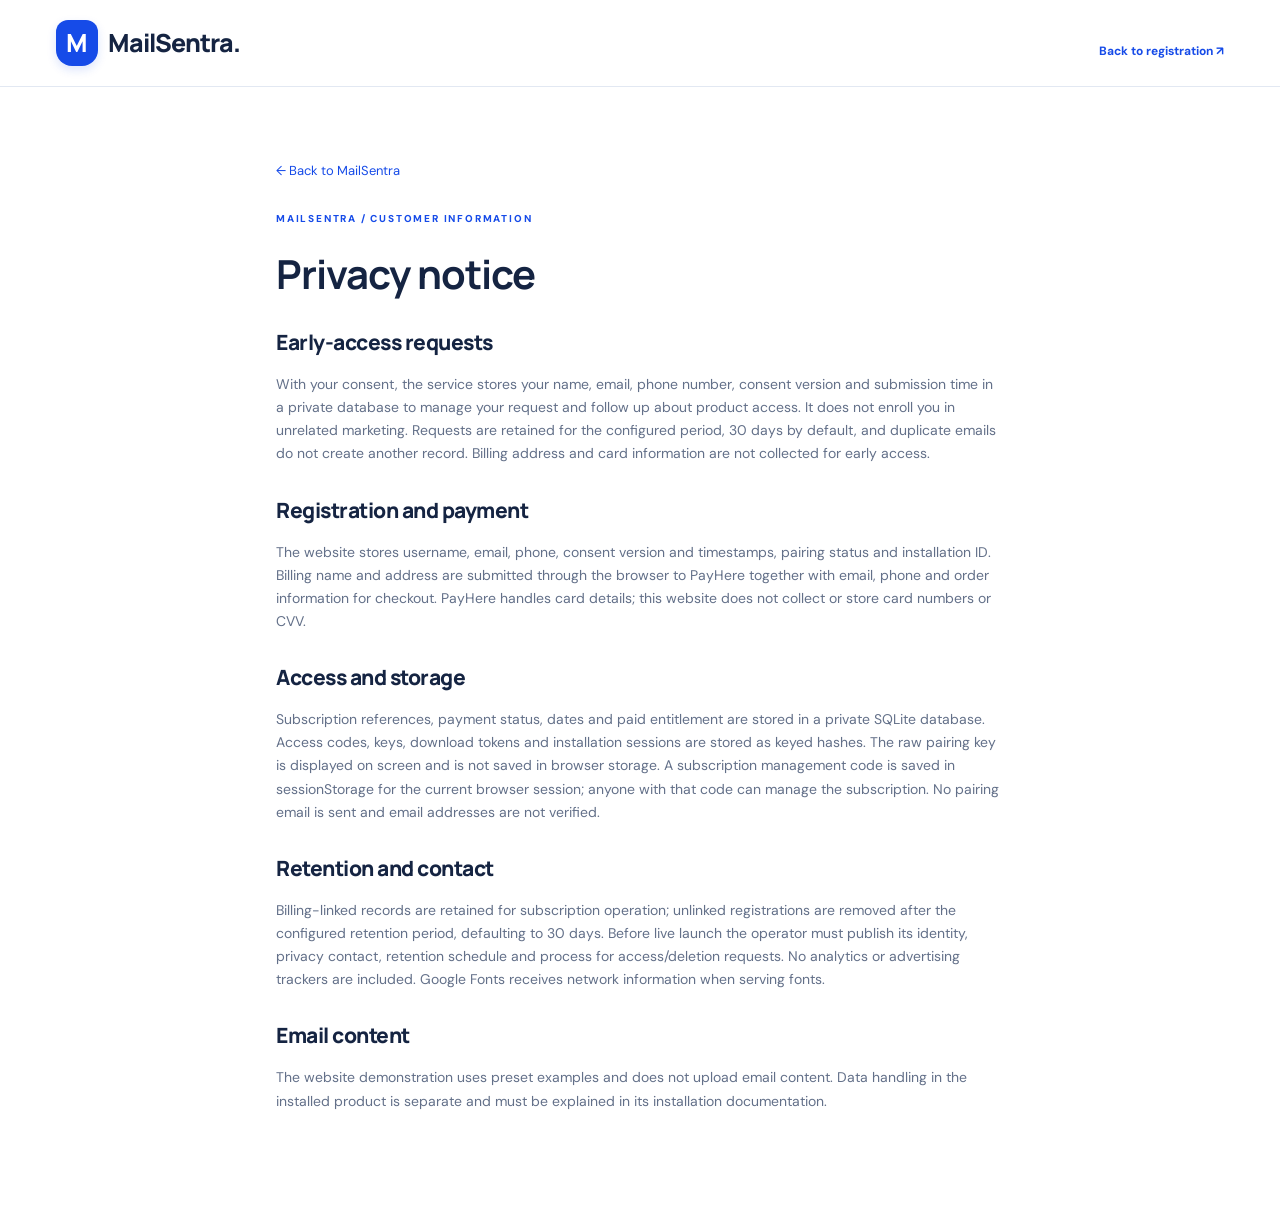
<file: privacy.html>
<!DOCTYPE html><html lang="en"><head><meta charset="utf-8"><meta name="viewport" content="width=device-width,initial-scale=1"><title>Privacy notice | MailSentra</title><link rel="icon" href="assets/icon32.png"><link rel="stylesheet" href="css/commercial.css"></head><body><header class="header"><div class="container header-inner"><a class="brand" href="index.html"><span class="brand-mark">M</span>MailSentra.</a><a class="text-link" href="index.html#get-started">Back to registration ↗</a></div></header><main class="container legal"><a class="back-link" href="index.html">← Back to MailSentra</a><div class="eyebrow">MAILSENTRA / CUSTOMER INFORMATION</div><h1>Privacy notice</h1><h2>Early-access requests</h2><p>With your consent, the service stores your name, email, phone number, consent version and submission time in a private database to manage your request and follow up about product access. It does not enroll you in unrelated marketing. Requests are retained for the configured period, 30 days by default, and duplicate emails do not create another record. Billing address and card information are not collected for early access.</p><h2>Registration and payment</h2><p>The website stores username, email, phone, consent version and timestamps, pairing status and installation ID. Billing name and address are submitted through the browser to PayHere together with email, phone and order information for checkout. PayHere handles card details; this website does not collect or store card numbers or CVV.</p><h2>Access and storage</h2><p>Subscription references, payment status, dates and paid entitlement are stored in a private SQLite database. Access codes, keys, download tokens and installation sessions are stored as keyed hashes. The raw pairing key is displayed on screen and is not saved in browser storage. A subscription management code is saved in sessionStorage for the current browser session; anyone with that code can manage the subscription. No pairing email is sent and email addresses are not verified.</p><h2>Retention and contact</h2><p>Billing-linked records are retained for subscription operation; unlinked registrations are removed after the configured retention period, defaulting to 30 days. Before live launch the operator must publish its identity, privacy contact, retention schedule and process for access/deletion requests. No analytics or advertising trackers are included. Google Fonts receives network information when serving fonts.</p><h2>Email content</h2><p>The website demonstration uses preset examples and does not upload email content. Data handling in the installed product is separate and must be explained in its installation documentation.</p></main></body></html>
</file>
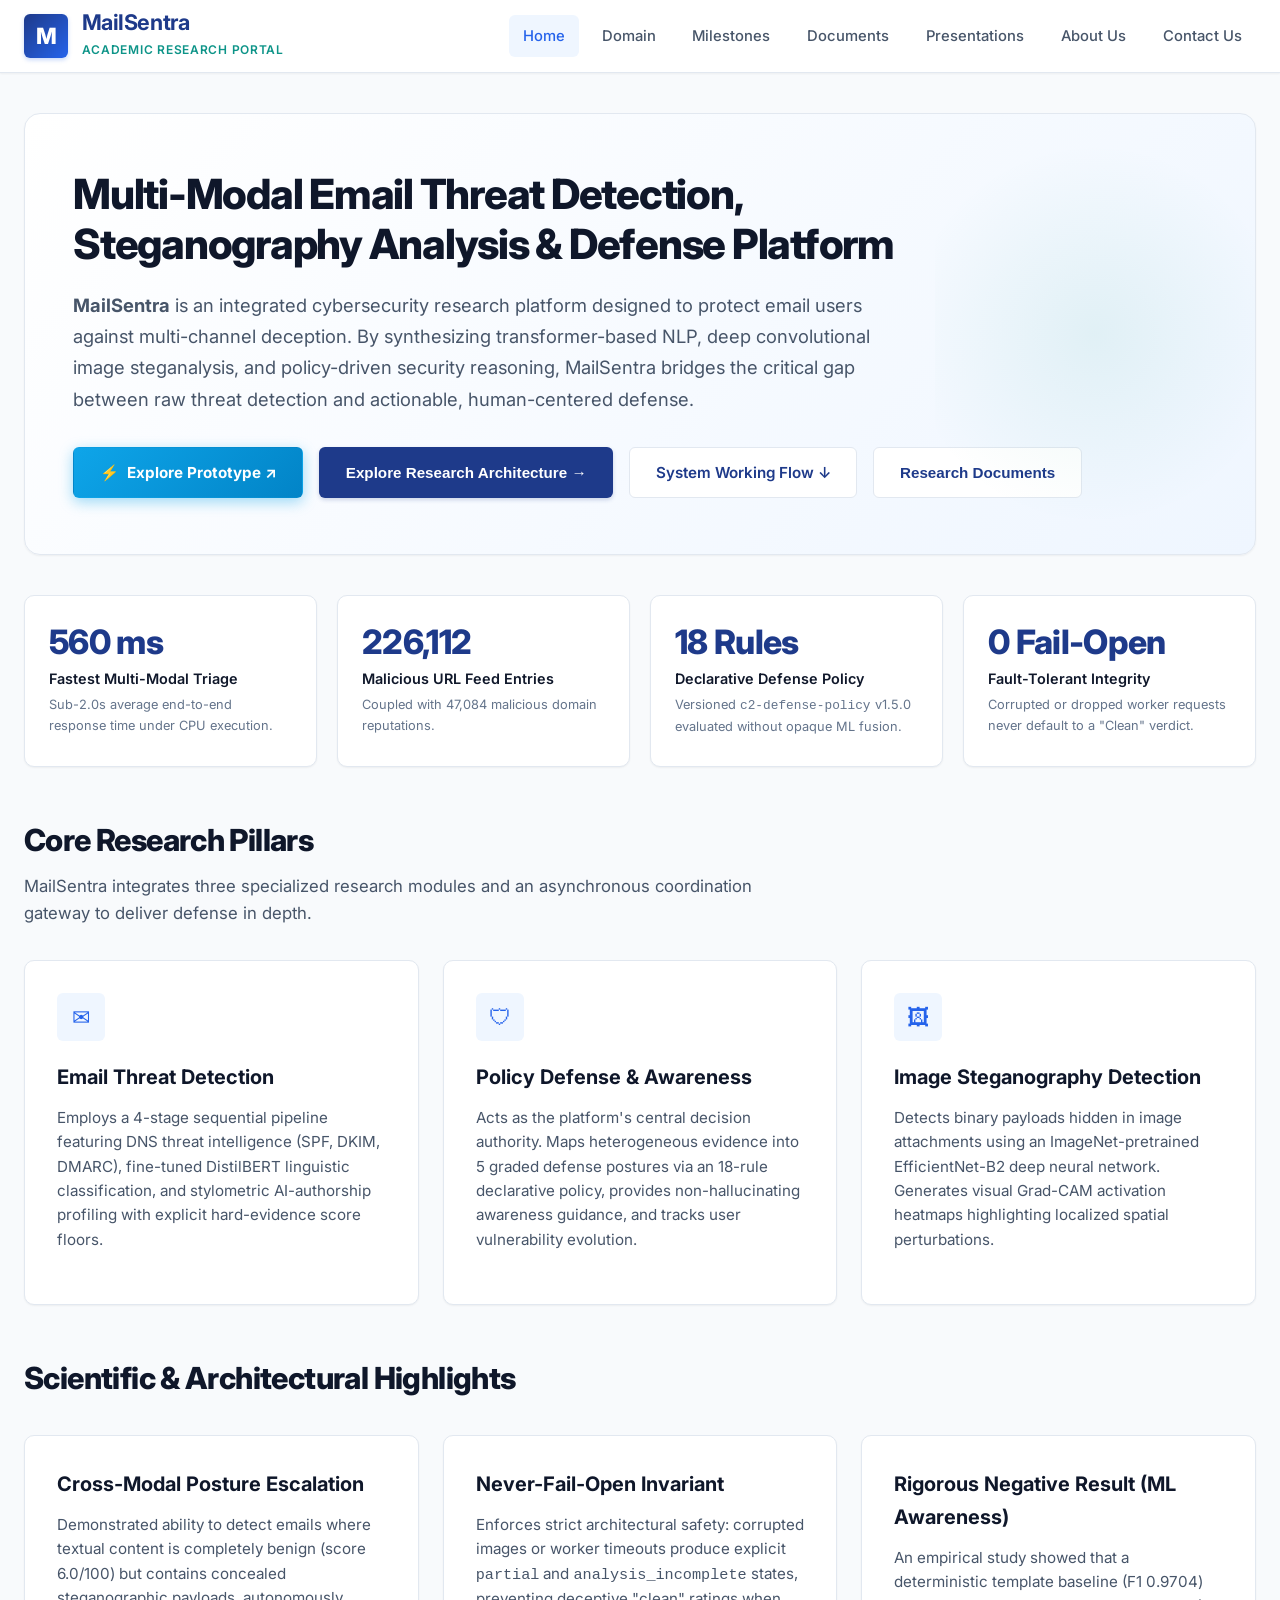
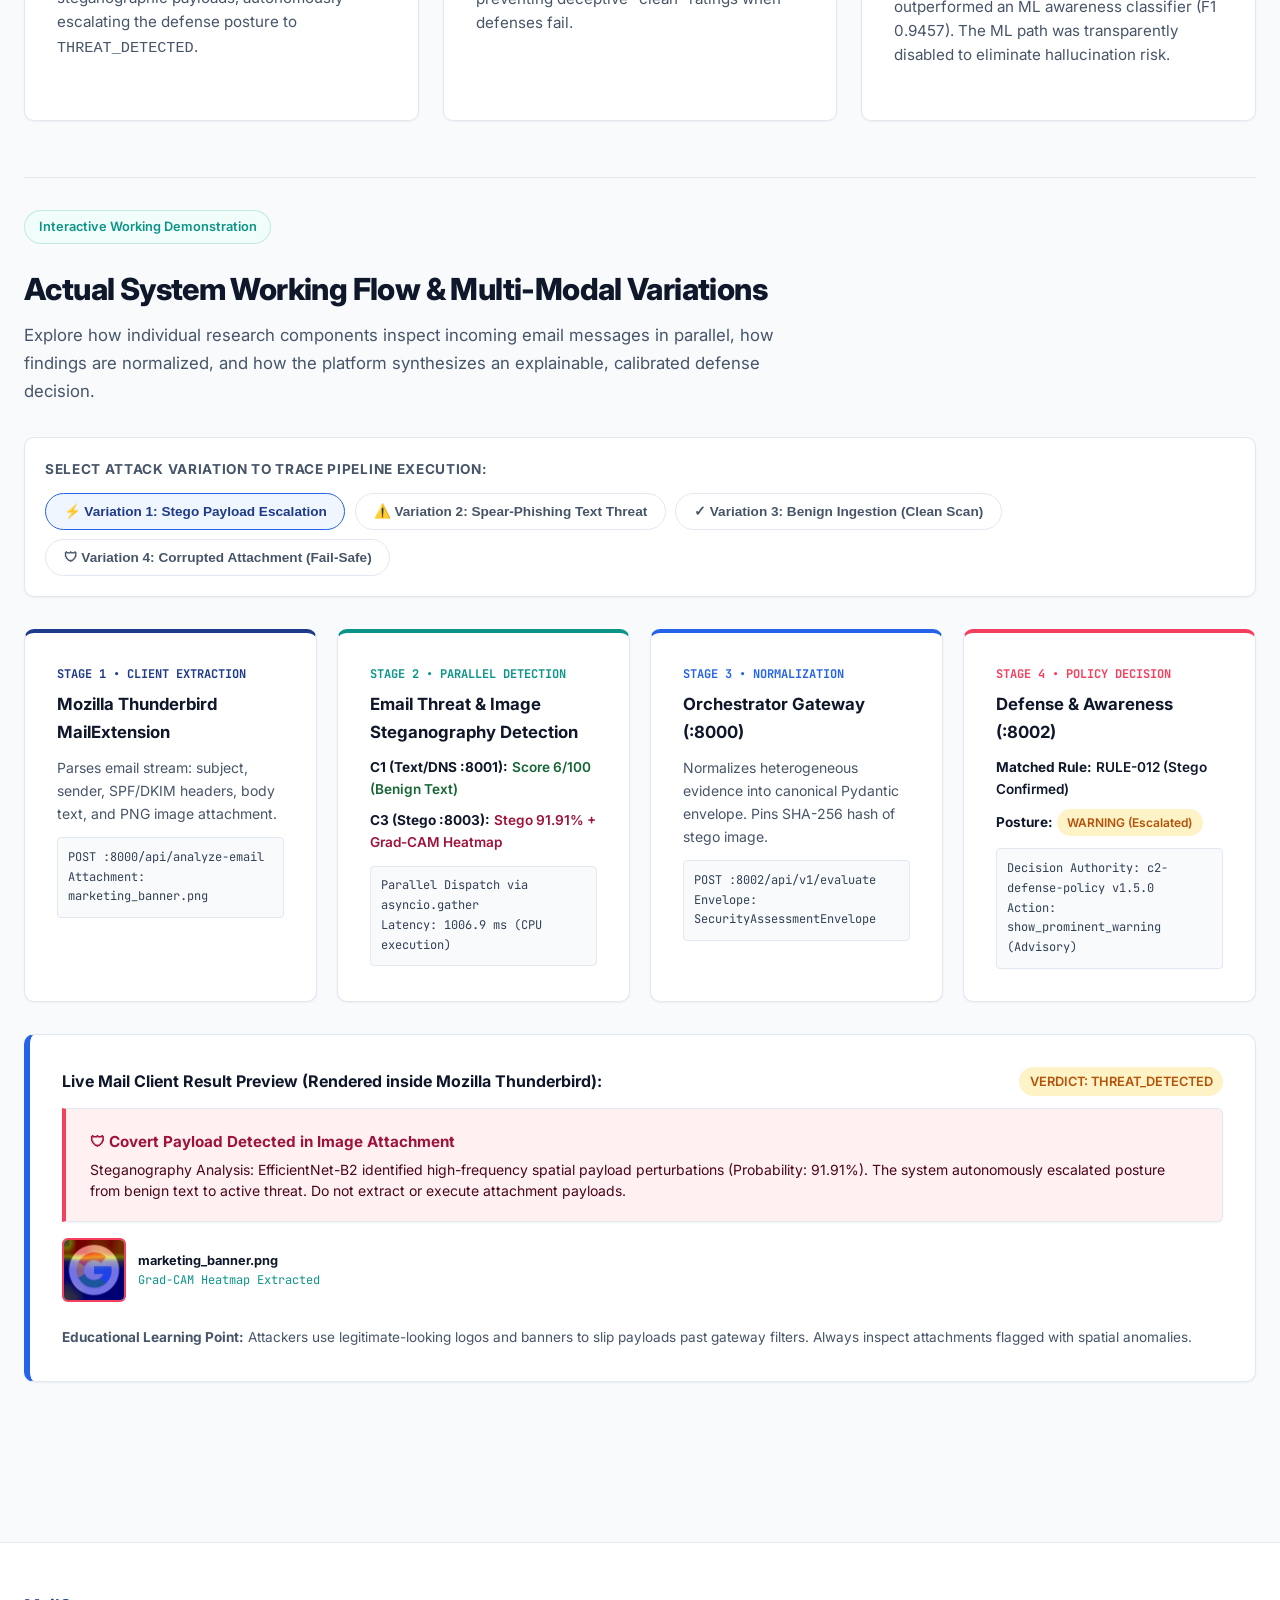
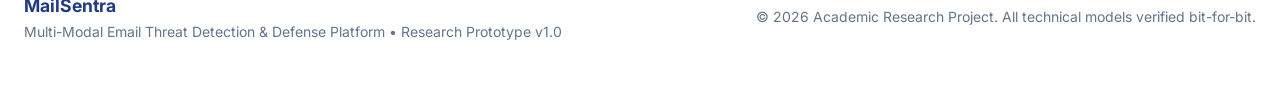
<file: research.html>
<!DOCTYPE html>
<html lang="en">
<head>
  <meta charset="UTF-8">
  <meta name="viewport" content="width=device-width, initial-scale=1.0">
  <title>MailSentra | Multi-Modal Email Threat Detection & Defense Platform</title>
  <meta name="description" content="Official academic research information portal for MailSentra — an integrated multi-modal email security platform combining NLP threat classification, image steganalysis, and policy-driven defense.">
  <link rel="preconnect" href="https://fonts.googleapis.com">
  <link rel="preconnect" href="https://fonts.gstatic.com" crossorigin>
  <link href="https://fonts.googleapis.com/css2?family=Inter:wght@400;500;600;700;800&family=JetBrains+Mono:wght@400;500;600&display=swap" rel="stylesheet">
  <link rel="stylesheet" href="css/styles.css">
  <link rel="icon" type="image/png" href="assets/icon32.png">
</head>
<body>

  <!-- Navigation Bar -->
  <header class="navbar">
    <div class="nav-container">
      <a href="#home" class="brand-wrapper" data-target="home">
        <div class="brand-logo">M</div>
        <div class="brand-text">
          <h1>MailSentra</h1>
          <span>Academic Research Portal</span>
        </div>
      </a>
      <nav>
        <ul class="nav-menu">
          <li><a href="#home" class="nav-link active" data-target="home">Home</a></li>
          <li><a href="#domain" class="nav-link" data-target="domain">Domain</a></li>
          <li><a href="#milestones" class="nav-link" data-target="milestones">Milestones</a></li>
          <li><a href="#documents" class="nav-link" data-target="documents">Documents</a></li>
          <li><a href="#presentations" class="nav-link" data-target="presentations">Presentations</a></li>
          <li><a href="#about" class="nav-link" data-target="about">About Us</a></li>
          <li><a href="#contact" class="nav-link" data-target="contact">Contact Us</a></li>
        </ul>
      </nav>
    </div>
  </header>

  <!-- Main Portal Content -->
  <main class="main-wrapper">

    <!-- ==================== SECTION 1: HOME ==================== -->
    <section id="home" class="section-panel active">
      <div class="hero-box">
        <h2 class="hero-title">Multi-Modal Email Threat Detection, Steganography Analysis & Defense Platform</h2>
        <p class="hero-lead">
          <strong>MailSentra</strong> is an integrated cybersecurity research platform designed to protect email users against multi-channel deception. By synthesizing transformer-based NLP, deep convolutional image steganalysis, and policy-driven security reasoning, MailSentra bridges the critical gap between raw threat detection and actionable, human-centered defense.
        </p>
        <div class="hero-actions">
          <a href="prototype/index.html" class="btn-primary" style="background: linear-gradient(135deg, #0ea5e9, #0284c7); text-decoration: none; display: inline-flex; align-items: center; gap: 0.5rem; font-weight: 700; box-shadow: 0 4px 14px rgba(14, 165, 233, 0.4);">
            <span>⚡</span> Explore Prototype ↗
          </a>
          <button class="btn-primary" data-switch-to="domain">Explore Research Architecture →</button>
          <a href="#system-flow-sample" class="btn-outline" style="text-decoration: none;">System Working Flow ↓</a>
          <button class="btn-outline" data-switch-to="documents">Research Documents</button>
        </div>
      </div>

      <!-- Key Metrics Row -->
      <div class="stats-grid">
        <div class="stat-card">
          <div class="stat-value">560 ms</div>
          <div class="stat-label">Fastest Multi-Modal Triage</div>
          <div class="stat-desc">Sub-2.0s average end-to-end response time under CPU execution.</div>
        </div>
        <div class="stat-card">
          <div class="stat-value">226,112</div>
          <div class="stat-label">Malicious URL Feed Entries</div>
          <div class="stat-desc">Coupled with 47,084 malicious domain reputations.</div>
        </div>
        <div class="stat-card">
          <div class="stat-value">18 Rules</div>
          <div class="stat-label">Declarative Defense Policy</div>
          <div class="stat-desc">Versioned <code>c2-defense-policy</code> v1.5.0 evaluated without opaque ML fusion.</div>
        </div>
        <div class="stat-card">
          <div class="stat-value">0 Fail-Open</div>
          <div class="stat-label">Fault-Tolerant Integrity</div>
          <div class="stat-desc">Corrupted or dropped worker requests never default to a "Clean" verdict.</div>
        </div>
      </div>

      <!-- Three Pillars Grid -->
      <div class="section-header">
        <h3 class="section-title">Core Research Pillars</h3>
        <p class="section-sub">MailSentra integrates three specialized research modules and an asynchronous coordination gateway to deliver defense in depth.</p>
      </div>

      <div class="card-grid">
        <div class="card">
          <div class="card-header-icon">✉</div>
          <h4 class="card-title">Email Threat Detection</h4>
          <p class="card-text">
            Employs a 4-stage sequential pipeline featuring DNS threat intelligence (SPF, DKIM, DMARC), fine-tuned DistilBERT linguistic classification, and stylometric AI-authorship profiling with explicit hard-evidence score floors.
          </p>
        </div>

        <div class="card">
          <div class="card-header-icon">🛡</div>
          <h4 class="card-title">Policy Defense & Awareness</h4>
          <p class="card-text">
            Acts as the platform's central decision authority. Maps heterogeneous evidence into 5 graded defense postures via an 18-rule declarative policy, provides non-hallucinating awareness guidance, and tracks user vulnerability evolution.
          </p>
        </div>

        <div class="card">
          <div class="card-header-icon">🖼</div>
          <h4 class="card-title">Image Steganography Detection</h4>
          <p class="card-text">
            Detects binary payloads hidden in image attachments using an ImageNet-pretrained EfficientNet-B2 deep neural network. Generates visual Grad-CAM activation heatmaps highlighting localized spatial perturbations.
          </p>
        </div>
      </div>

      <!-- Research Highlights -->
      <div class="section-header">
        <h3 class="section-title">Scientific & Architectural Highlights</h3>
      </div>
      <div class="card-grid">
        <div class="card">
          <h4 class="card-title">Cross-Modal Posture Escalation</h4>
          <p class="card-text">
            Demonstrated ability to detect emails where textual content is completely benign (score 6.0/100) but contains concealed steganographic payloads, autonomously escalating the defense posture to <code>THREAT_DETECTED</code>.
          </p>
        </div>
        <div class="card">
          <h4 class="card-title">Never-Fail-Open Invariant</h4>
          <p class="card-text">
            Enforces strict architectural safety: corrupted images or worker timeouts produce explicit <code>partial</code> and <code>analysis_incomplete</code> states, preventing deceptive "clean" ratings when defenses fail.
          </p>
        </div>
        <div class="card">
          <h4 class="card-title">Rigorous Negative Result (ML Awareness)</h4>
          <p class="card-text">
            An empirical study showed that a deterministic template baseline (F1 0.9704) outperformed an ML awareness classifier (F1 0.9457). The ML path was transparently disabled to eliminate hallucination risk.
          </p>
        </div>
      </div>

      <!-- System Working Sample & Flow with Variations -->
      <div id="system-flow-sample" style="margin-top: 3.5rem; padding-top: 2rem; border-top: 1px solid var(--border-light);">
        <div class="section-header">
          <div class="badge-tag">Interactive Working Demonstration</div>
          <h3 class="section-title">Actual System Working Flow & Multi-Modal Variations</h3>
          <p class="section-sub">
            Explore how individual research components inspect incoming email messages in parallel, how findings are normalized, and how the platform synthesizes an explainable, calibrated defense decision.
          </p>
        </div>

        <!-- Variation Selection Bar -->
        <div style="background: #fff; border: 1px solid var(--border-light); border-radius: var(--radius-md); padding: 1.25rem; margin-bottom: 2rem; box-shadow: var(--shadow-sm);">
          <div style="font-size: 0.85rem; font-weight: 700; color: var(--secondary); text-transform: uppercase; letter-spacing: 0.05em; margin-bottom: 0.75rem;">
            Select Attack Variation to Trace Pipeline Execution:
          </div>
          <div style="display: flex; gap: 0.6rem; flex-wrap: wrap;">
            <button class="flow-scenario-btn active" data-flow="var-stego" style="padding: 0.6rem 1.1rem; border-radius: 9999px; font-size: 0.85rem; font-weight: 600; cursor: pointer; border: 1px solid var(--primary-light); background: var(--primary-subtle); color: var(--primary);">
              ⚡ Variation 1: Stego Payload Escalation
            </button>
            <button class="flow-scenario-btn" data-flow="var-phish" style="padding: 0.6rem 1.1rem; border-radius: 9999px; font-size: 0.85rem; font-weight: 600; cursor: pointer; border: 1px solid var(--border-light); background: #fff; color: var(--secondary);">
              ⚠️ Variation 2: Spear-Phishing Text Threat
            </button>
            <button class="flow-scenario-btn" data-flow="var-clean" style="padding: 0.6rem 1.1rem; border-radius: 9999px; font-size: 0.85rem; font-weight: 600; cursor: pointer; border: 1px solid var(--border-light); background: #fff; color: var(--secondary);">
              ✓ Variation 3: Benign Ingestion (Clean Scan)
            </button>
            <button class="flow-scenario-btn" data-flow="var-corrupt" style="padding: 0.6rem 1.1rem; border-radius: 9999px; font-size: 0.85rem; font-weight: 600; cursor: pointer; border: 1px solid var(--border-light); background: #fff; color: var(--secondary);">
              🛡 Variation 4: Corrupted Attachment (Fail-Safe)
            </button>
          </div>
        </div>

        <!-- Interactive Animated Pipeline Flow Display -->
        <div style="display: grid; grid-template-columns: repeat(auto-fit, minmax(280px, 1fr)); gap: 1.25rem; margin-bottom: 2rem;">
          
          <!-- Step 1: Mail Client Extraction -->
          <div class="card" style="border-top: 4px solid var(--primary);">
            <div style="font-family: var(--font-mono); font-size: 0.75rem; color: var(--primary); font-weight: 700;">STAGE 1 • CLIENT EXTRACTION</div>
            <h4 style="font-size: 1.05rem; margin: 0.4rem 0 0.6rem;">Mozilla Thunderbird MailExtension</h4>
            <p style="font-size: 0.875rem; color: var(--secondary); margin-bottom: 0.75rem;" id="flowStep1Text">
              Parses email stream: subject, sender, SPF/DKIM headers, body text, and PNG image attachment.
            </p>
            <div style="background: #f8fafc; padding: 0.6rem; border-radius: 4px; font-family: var(--font-mono); font-size: 0.75rem; color: #334155; border: 1px solid #e2e8f0;">
              POST :8000/api/analyze-email<br>
              <span id="flowStep1Meta">Attachment: marketing_banner.png</span>
            </div>
          </div>

          <!-- Step 2: Parallel Inspection (C1 + C3) -->
          <div class="card" style="border-top: 4px solid var(--teal-accent);">
            <div style="font-family: var(--font-mono); font-size: 0.75rem; color: var(--teal-accent); font-weight: 700;">STAGE 2 • PARALLEL DETECTION</div>
            <h4 style="font-size: 1.05rem; margin: 0.4rem 0 0.6rem;">Email Threat &amp; Image Steganography Detection</h4>
            <div style="font-size: 0.85rem; margin-bottom: 0.5rem;">
              <strong>C1 (Text/DNS :8001):</strong> <span id="flowC1Output" style="color: #166534; font-weight: 600;">Score 6/100 (Benign Text)</span>
            </div>
            <div style="font-size: 0.85rem; margin-bottom: 0.75rem;">
              <strong>C3 (Stego :8003):</strong> <span id="flowC3Output" style="color: #9f1239; font-weight: 600;">Stego 91.91% + Grad-CAM Heatmap</span>
            </div>
            <div style="background: #f8fafc; padding: 0.6rem; border-radius: 4px; font-family: var(--font-mono); font-size: 0.75rem; color: #334155; border: 1px solid #e2e8f0;">
              Parallel Dispatch via asyncio.gather<br>
              Latency: <span id="flowLatency">1006.9 ms (CPU execution)</span>
            </div>
          </div>

          <!-- Step 3: Canonical Evidence Envelope -->
          <div class="card" style="border-top: 4px solid var(--primary-light);">
            <div style="font-family: var(--font-mono); font-size: 0.75rem; color: var(--primary-light); font-weight: 700;">STAGE 3 • NORMALIZATION</div>
            <h4 style="font-size: 1.05rem; margin: 0.4rem 0 0.6rem;">Orchestrator Gateway (:8000)</h4>
            <p style="font-size: 0.875rem; color: var(--secondary); margin-bottom: 0.75rem;" id="flowStep3Text">
              Normalizes heterogeneous evidence into canonical Pydantic envelope. Pins SHA-256 hash of stego image.
            </p>
            <div style="background: #f8fafc; padding: 0.6rem; border-radius: 4px; font-family: var(--font-mono); font-size: 0.75rem; color: #334155; border: 1px solid #e2e8f0;">
              POST :8002/api/v1/evaluate<br>
              <span id="flowStep3Envelope">Envelope: SecurityAssessmentEnvelope</span>
            </div>
          </div>

          <!-- Step 4: Decision & Defense Policy -->
          <div class="card" style="border-top: 4px solid #f43f5e;">
            <div style="font-family: var(--font-mono); font-size: 0.75rem; color: #f43f5e; font-weight: 700;">STAGE 4 • POLICY DECISION</div>
            <h4 style="font-size: 1.05rem; margin: 0.4rem 0 0.6rem;">Defense &amp; Awareness (:8002)</h4>
            <div style="font-size: 0.85rem; margin-bottom: 0.5rem;">
              <strong>Matched Rule:</strong> <span id="flowRule" style="font-weight: 600;">RULE-012 (Stego Confirmed)</span>
            </div>
            <div style="font-size: 0.85rem; margin-bottom: 0.75rem;">
              <strong>Posture:</strong> <span id="flowPosture" class="badge-status badge-amber">WARNING (Escalated)</span>
            </div>
            <div style="background: #f8fafc; padding: 0.6rem; border-radius: 4px; font-family: var(--font-mono); font-size: 0.75rem; color: #334155; border: 1px solid #e2e8f0;">
              Decision Authority: c2-defense-policy v1.5.0<br>
              Action: <span id="flowAction">show_prominent_warning (Advisory)</span>
            </div>
          </div>

        </div>

        <!-- Rendered In-Client Warning Banner Preview -->
        <div class="card" style="border-left: 6px solid var(--primary-light); background: #ffffff;">
          <div style="display: flex; justify-content: space-between; align-items: center; margin-bottom: 0.75rem; flex-wrap: gap;">
            <div style="font-weight: 700; font-size: 1rem; color: var(--text-main);">
              Live Mail Client Result Preview (Rendered inside Mozilla Thunderbird):
            </div>
            <div id="flowVerdictBadge" class="badge-status badge-amber" style="font-size: 0.8rem;">
              VERDICT: THREAT_DETECTED
            </div>
          </div>

          <div id="flowBannerBox" class="callout" style="margin: 0 0 1rem 0; border-left-color: #f43f5e; background-color: #fff1f2;">
            <div id="flowBannerHeadline" style="font-weight: 700; color: #9f1239; font-size: 0.95rem;">
              🛡 Covert Payload Detected in Image Attachment
            </div>
            <div id="flowBannerText" style="font-size: 0.875rem; color: #4c0519; margin-top: 0.35rem; line-height: 1.5;">
              Steganography Analysis: EfficientNet-B2 identified high-frequency spatial payload perturbations (Probability: 91.91%). The system autonomously escalated posture from benign text to active threat. Do not extract or execute attachment payloads.
            </div>
          </div>

          <div style="display: flex; gap: 1.5rem; align-items: center; flex-wrap: wrap;">
            <div id="flowImageContainer" style="display: flex; align-items: center; gap: 0.75rem;">
              <img id="flowBannerImg" src="assets/stego_image.png" alt="Inspected Attachment" style="width: 64px; height: 64px; border-radius: 6px; object-fit: cover; border: 2px solid #f43f5e;">
              <div style="font-size: 0.8rem;">
                <div style="font-weight: 700; color: var(--text-main);">marketing_banner.png</div>
                <div style="color: var(--teal-accent); font-family: var(--font-mono); font-size: 0.75rem;">Grad-CAM Heatmap Extracted</div>
              </div>
            </div>
            <div style="font-size: 0.85rem; color: var(--secondary);">
              <strong>Educational Learning Point:</strong> <span id="flowLearningPoint">Attackers use legitimate-looking logos and banners to slip payloads past gateway filters. Always inspect attachments flagged with spatial anomalies.</span>
            </div>
          </div>
        </div>

      </div>
    </section>

    <!-- ==================== SECTION 2: DOMAIN ==================== -->
    <section id="domain" class="section-panel">
      <div class="section-header">
        <div class="badge-tag">Academic Research Core</div>
        <h2 class="section-title">Domain Background, Methodology & Architecture</h2>
        <p class="section-sub">Comprehensive technical details on the cyber threat landscape, formal problem definition, system architecture, and empirical evaluation results.</p>
      </div>

      <!-- Domain Sub-navigation Tabs -->
      <div class="tab-nav">
        <button class="tab-btn active" data-tab="domain-background">1. Background & Problem</button>
        <button class="tab-btn" data-tab="domain-architecture">2. Architecture & Pipeline</button>
        <button class="tab-btn" data-tab="domain-components">3. Component Mapping</button>
        <button class="tab-btn" data-tab="domain-results">4. Experimental Results</button>
      </div>

      <!-- Tab 1: Background & Problem -->
      <div id="domain-background" class="tab-content active">
        <div class="card" style="margin-bottom: 2rem;">
          <h3 class="card-title" style="color: var(--primary);">The Modern Multi-Vector Email Threat Landscape</h3>
          <p class="card-text">
            Email remains the primary initial access vector for advanced persistent threats, business email compromise (BEC), and automated cyber manipulation. Modern adversaries no longer rely solely on simple typographical errors or suspicious attachments. Instead, attacks have evolved into <strong>multi-modal social engineering campaigns</strong>:
          </p>
          <ul style="margin-left: 1.5rem; margin-bottom: 1.5rem; color: var(--secondary);">
            <li><strong>Linguistic Manipulation & Synthetic Phrasing:</strong> Spear-phishing campaigns leverage urgency triggers, authority impersonation, and large language models (LLMs) to craft convincing, grammatically pristine text.</li>
            <li><strong>Sender Infrastructure Abuse:</strong> Attackers weaponize lookalike domain typography (typosquatting, IDN homographs) and exploit misconfigurations in domain authentication records (SPF, DKIM, and DMARC).</li>
            <li><strong>Steganographic Payload Delivery:</strong> Digital steganography embeds covert payloads inside arbitrary carrier images (PNG, JPEG, BMP), altering pixel values imperceptibly while preserving visual appearance. Conventional antivirus and secure email gateways cannot detect payloads hidden inside valid image structures.</li>
            <li><strong>The Explainability Deficit:</strong> Legacy security tools act as black boxes—they either silently quarantine messages or present generic warnings without explaining <em>why</em> an email is hazardous or how the recipient should respond.</li>
          </ul>

          <div class="callout">
            <div class="callout-title">Formal Overall Research Problem Statement</div>
            <p style="font-size: 0.95rem; color: var(--text-main); font-style: italic;">
              "Modern email-borne cyber attacks increasingly exploit distributed, multi-modal attack surfaces—combining social engineering text, domain impersonation, and concealed image steganography. Defenses in common practice evaluate these vectors in isolation and deliver opaque, binary verdicts without contextual explanations. Consequently, multi-channel attacks bypass perimeter filters, and recipient end users—lacking actionable reasoning—remain vulnerable to persistent manipulation."
            </p>
          </div>
        </div>

        <div class="section-header">
          <h3 class="section-title">Specific Research Objectives</h3>
        </div>
        <div class="card-grid">
          <div class="card">
            <h4 class="card-title">Obj 1: Multi-Stage Threat Detection</h4>
            <p class="card-text">Implement a sequential email threat detection pipeline combining DNS/reputation prefiltering, fine-tuned DistilBERT classification, and stylometric AI text profiling with hard score floors.</p>
          </div>
          <div class="card">
            <h4 class="card-title">Obj 2: Deep Steganalysis with Grad-CAM</h4>
            <p class="card-text">Develop an EfficientNet-B2 deep convolutional model for binary clean/stego classification, coupled with Gradient-weighted Class Activation Mapping (Grad-CAM) visual heatmaps.</p>
          </div>
          <div class="card">
            <h4 class="card-title">Obj 3: Declarative Policy Defense</h4>
            <p class="card-text">Construct an 18-rule declarative policy engine and severity arbitration layer that outputs calibrated five-level defense postures without unvalidated ML fusion.</p>
          </div>
          <div class="card">
            <h4 class="card-title">Obj 4: Grounded Awareness & Profiling</h4>
            <p class="card-text">Design an evidence-grounded awareness generation system and longitudinal vulnerability profiler tracking user security evolution across seven progression states.</p>
          </div>
          <div class="card">
            <h4 class="card-title">Obj 5: Asynchronous Gateway Coordination</h4>
            <p class="card-text">Architect a lightweight, asynchronous FastAPI gateway handling parallel worker dispatch, dependency isolation, and never-fail-open error handling.</p>
          </div>
          <div class="card">
            <h4 class="card-title">Obj 6: Native Client Delivery & Triage</h4>
            <p class="card-text">Deploy and validate a unified Mozilla Thunderbird MailExtension and SOC demonstration dashboard to evaluate end-to-end multi-modal triage across live attack scenarios.</p>
          </div>
        </div>
      </div>

      <!-- Tab 2: Architecture & Pipeline -->
      <div id="domain-architecture" class="tab-content">
        <div class="card" style="margin-bottom: 2rem;">
          <h3 class="card-title" style="color: var(--primary);">System Architecture & Multi-Service Topology</h3>
          <p class="card-text">
            MailSentra operates as a multi-service cluster on loopback (<code>127.0.0.1:8000–8003</code>). Because individual research components possess mutually exclusive library dependencies (e.g., conflicting PyTorch and scikit-learn pins), each service executes within its own isolated Python 3.11 virtual environment communicating strictly over HTTP.
          </p>

          <div class="code-block">
                                    [ Mozilla Thunderbird Client ]
                                                  │
                                                  │ HTTP POST /api/analyze-email
                                                  ▼
                                    [ Orchestrator Gateway (:8000) ]
                                      - Assigns unique request_id
                                      - Parallel Worker Dispatch (asyncio)
                                                  │
                         ┌────────────────────────┴────────────────────────┐
                         │ Text & Metadata                                 │ Image Attachments
                         ▼                                                 ▼
          [ Email Threat Engine (:8001) ]                   [ Image Steganography Engine (:8003) ]
          - Prefilter (SPF, DKIM, DNS Intel)                - 224x224 Tensor Scaling
          - DistilBERT Scam Classifier                      - EfficientNet-B2 Stego CNN
          - Stylometric AI Text Profiler                    - Grad-CAM Visual Heatmap
          - Hybrid Risk Scorer                              - Softmax Class Probabilities
                         │                                                 │
                         │ Threat Score (0-100)                            │ Stego Probability & Heatmap
                         └────────────────────────┬────────────────────────┘
                                                  ▼
                                    [ Canonical Envelope Builder ]
                                      - SecurityAssessmentEnvelope Schema
                                      - Evidence Normalization & Hashing
                                                  │
                                                  │ HTTP POST /api/v1/evaluate (Bearer Token)
                                                  ▼
                                    [ Defense Engine (:8002) ]
                                      - D3 Trigger Gate (Clean Check)
                                      - Four-Factor Evidence Assessment
                                      - C3 Direct Severity Arbitration
                                      - Declarative 18-Rule Policy Matching
                                      - Evidence-Grounded Awareness Text
                                      - Longitudinal Vulnerability Profiler
                                                  │
                                                  │ Unified Defense Response
                                                  ▼
                                    [ Client & Dashboard Delivery ]
                                      - Thunderbird In-Message Banner
                                      - Real-Time SOC Incident Feed
          </div>

          <div class="callout callout-teal">
            <div class="callout-title">The Never-Fail-Open Guarantee</div>
            <p style="font-size: 0.95rem; color: var(--text-main);">
              If the email threat or image steganography detection engine encounters a timeout, corrupt file, or worker exception, the platform strictly reports an explicit <code>partial</code> status with detailed error fields. An unanalyzed attachment <strong>never defaults to safe or clean</strong>.
            </p>
          </div>
        </div>
      </div>

      <!-- Tab 3: Component Mapping -->
      <div id="domain-components" class="tab-content">
        <div class="section-header">
          <h3 class="section-title">Component Responsibility & Integration Mapping</h3>
          <p class="section-sub">Detailed breakdown of the four functional units constituting the integrated MailSentra system.</p>
        </div>

        <div class="table-container">
          <table class="data-table">
            <thead>
              <tr>
                <th>Component</th>
                <th>Research Subproblem</th>
                <th>Core Method & Model</th>
                <th>Input Data</th>
                <th>Output Artifact</th>
                <th>Runtime & Port</th>
              </tr>
            </thead>
            <tbody>
              <tr>
                <td><strong>Email Threat Detection</strong></td>
                <td>Deceptive email text, sender infrastructure abuse, malicious links.</td>
                <td>DistilBERT Transformer + Prefilter (SPF/DKIM/DNS) + Stylometric AI Detector.</td>
                <td>Structured JSON / EML: Subject, body, headers, URLs, attachment metadata.</td>
                <td>Risk score (0–100), risk level, scam classification, stage breakdown.</td>
                <td>FastAPI • Port 8001 (<code>.venv-c1</code>)</td>
              </tr>
              <tr>
                <td><strong>Policy Defense &amp; Awareness</strong></td>
                <td>Policy-driven defense postures, severity arbitration, and user awareness.</td>
                <td>18-Rule Declarative Policy (<code>c2-defense-policy</code> v1.5.0) + Longitudinal Profiler.</td>
                <td>Strict <code>SecurityAssessmentEnvelope</code> with C1 and C3 evidence items.</td>
                <td>Calibrated defense posture, advisory action, awareness guidance, audit log.</td>
                <td>FastAPI • Port 8002 (<code>.venv-c2</code>)</td>
              </tr>
              <tr>
                <td><strong>Image Steganography Detection</strong></td>
                <td>Concealed digital payloads hidden inside image attachments.</td>
                <td>Transfer Learning with EfficientNet-B2 + Grad-CAM Visual Heatmaps.</td>
                <td>Multipart image streams (PNG, JPEG, BMP attachments).</td>
                <td>Prediction (Clean/Stego), class probabilities, Base64 Grad-CAM heatmap.</td>
                <td>Flask • Port 8003 (<code>.venv-c3</code>)</td>
              </tr>
              <tr>
                <td><strong>Orchestrator</strong></td>
                <td>System coordination, dependency isolation, and fail-safe delivery.</td>
                <td>Asynchronous parallel dispatch (<code>asyncio.gather</code>) + Canonical schemas.</td>
                <td>Client request from Thunderbird or direct RFC 822 EML upload.</td>
                <td>Aggregated <code>UnifiedAnalysisResponse</code> and live SOC dashboard feed.</td>
                <td>FastAPI • Port 8000 (<code>.venv-orchestrator</code>)</td>
              </tr>
            </tbody>
          </table>
        </div>
      </div>

      <!-- Tab 4: Experimental Results -->
      <div id="domain-results" class="tab-content">
        <div class="section-header">
          <h3 class="section-title">Empirical Results & Live Verification Benchmarks</h3>
          <p class="section-sub">Measured on Windows 11 x64 (CPU execution) during live system verification on October 10, 2026.</p>
        </div>

        <div class="table-container">
          <table class="data-table">
            <thead>
              <tr>
                <th>Scenario ID</th>
                <th>Evaluated Test Case</th>
                <th>Observed Verdict</th>
                <th>Calibrated Posture</th>
                <th>End-to-End Latency</th>
                <th>Key Empirical Finding</th>
              </tr>
            </thead>
            <tbody>
              <tr>
                <td><strong>Scenario 1</strong></td>
                <td>Benign text email</td>
                <td><code>BENIGN</code></td>
                <td><code>informational</code></td>
                <td>911.8 ms</td>
                <td>D3 Trigger Gate routes complete-and-clean to scan-tick (RULE-006).</td>
              </tr>
              <tr>
                <td><strong>Scenario 2</strong></td>
                <td>Phishing text email</td>
                <td><code>THREAT_DETECTED</code></td>
                <td><code>warning</code></td>
                <td>560.0 ms</td>
                <td>DistilBERT score 85.0 triggers prominent user warning banner (RULE-009).</td>
              </tr>
              <tr>
                <td><strong>Scenario 3</strong></td>
                <td>Benign text + Clean image</td>
                <td><code>BENIGN</code></td>
                <td><code>informational</code></td>
                <td>1018.4 ms</td>
                <td>Parallel dispatch completes with both modalities confirming clean status.</td>
              </tr>
              <tr>
                <td><strong>Scenario 4</strong></td>
                <td>Benign text + Stego image</td>
                <td><code>THREAT_DETECTED</code></td>
                <td><code>warning</code></td>
                <td>1006.9 ms</td>
                <td><strong>Cross-modal escalation:</strong> Low text score (6.0) escalated to threat purely on stego finding (prob: 0.9191).</td>
              </tr>
              <tr>
                <td><strong>Scenario 5</strong></td>
                <td>Phishing text + Stego image</td>
                <td><code>THREAT_DETECTED</code></td>
                <td><code>warning</code></td>
                <td>1808.9 ms</td>
                <td>Both modalities corroborate; severity arbitration selects higher threat band.</td>
              </tr>
              <tr>
                <td><strong>Scenario 7</strong></td>
                <td>Corrupted image attachment</td>
                <td><code>BENIGN</code> (Status: <code>partial</code>)</td>
                <td><code>informational</code></td>
                <td>1170.0 ms</td>
                <td><strong>Fail-safe verified:</strong> C3 reports error; attachment returns <code>is_stego: null</code>, never "clean".</td>
              </tr>
              <tr>
                <td><strong>Scenario 8</strong></td>
                <td>Raw RFC 822 EML upload</td>
                <td><code>THREAT_DETECTED</code></td>
                <td><code>warning</code></td>
                <td>1065.8 ms</td>
                <td>Native MIME parsing extracts text and images for full inspection.</td>
              </tr>
            </tbody>
          </table>
        </div>
      </div>
    </section>

    <!-- ==================== SECTION 3: MILESTONES ==================== -->
    <section id="milestones" class="section-panel">
      <div class="section-header">
        <div class="badge-tag">Academic Timeline & Progress Tracking</div>
        <h2 class="section-title">Academic Assessments & Engineering Roadmap</h2>
        <p class="section-sub">Tracking the project lifecycle from initial concept defense to final multi-service integration and viva defense.</p>
      </div>

      <div class="tab-nav">
        <button class="tab-btn active" data-tab="milestone-academic">Academic Assessments</button>
        <button class="tab-btn" data-tab="milestone-engineering">10-Phase Engineering Roadmap</button>
      </div>

      <div id="milestone-academic" class="tab-content active">
        <div class="card-grid">
          <div class="card">
            <span class="badge-status badge-green" style="margin-bottom: 1rem; width: fit-content;">Completed</span>
            <h4 class="card-title">1. Project Proposal (ACAD-M01)</h4>
            <p class="card-text">
              Formal defense of the multi-modal research concept, defining the scope boundaries of linguistic threat detection, image steganalysis, and policy-driven defense.
            </p>
          </div>

          <div class="card">
            <span class="badge-status badge-green" style="margin-bottom: 1rem; width: fit-content;">Completed</span>
            <h4 class="card-title">2. Progress Presentation 1 (ACAD-M02)</h4>
            <p class="card-text">
              Evaluation of baseline machine learning architectures: fine-tuning DistilBERT on phishing corpora and configuring transfer learning with EfficientNet-B2.
            </p>
          </div>

          <div class="card">
            <span class="badge-status badge-green" style="margin-bottom: 1rem; width: fit-content;">Completed</span>
            <h4 class="card-title">3. Progress Presentation 2 (ACAD-M03)</h4>
            <p class="card-text">
              Demonstration of standalone prototypes and independent Thunderbird extensions; identification of microservice dependency conflicts and initial integration planning.
            </p>
          </div>

          <div class="card">
            <span class="badge-status badge-blue" style="margin-bottom: 1rem; width: fit-content;">Completed / Verified</span>
            <h4 class="card-title">4. Final Assessment & Demo (ACAD-M04)</h4>
            <p class="card-text">
              Comprehensive live demonstration of the fully integrated multi-modal platform operating end-to-end within Mozilla Thunderbird and the live SOC dashboard.
            </p>
          </div>

          <div class="card">
            <span class="badge-status badge-amber" style="margin-bottom: 1rem; width: fit-content;">Prepared / Pending</span>
            <h4 class="card-title">5. Viva Voce / Oral Defense (ACAD-M05)</h4>
            <p class="card-text">
              Oral examination defending architectural choices, model weight preservation, fail-safe invariants, and empirical negative results in ML awareness selection.
            </p>
          </div>
        </div>
      </div>

      <div id="milestone-engineering" class="tab-content">
        <div class="table-container">
          <table class="data-table">
            <thead>
              <tr>
                <th>Phase</th>
                <th>Engineering Milestone</th>
                <th>Key Technical Objective</th>
                <th>Verification Evidence</th>
                <th>Status</th>
              </tr>
            </thead>
            <tbody>
              <tr>
                <td><strong>Phase 0</strong></td>
                <td>Workspace Safety & Baseline</td>
                <td>Create immutable backup; record SHA-256 for all 5 ML models.</td>
                <td><code>backup-baseline/BASELINE_MANIFEST.md</code></td>
                <td><span class="badge-status badge-green">Verified</span></td>
              </tr>
              <tr>
                <td><strong>Phase 1</strong></td>
                <td>Environment Isolation</td>
                <td>Resolve PyTorch/scikit-learn dependency conflicts with 4 venvs.</td>
                <td><code>ENVIRONMENT_BASELINE.md</code></td>
                <td><span class="badge-status badge-green">Verified</span></td>
              </tr>
              <tr>
                <td><strong>Phase 2</strong></td>
                <td>Configuration Normalization</td>
                <td>Eliminate machine-specific absolute paths; configure .env files.</td>
                <td><code>PHASE2_CONFIGURATION_CHANGES.md</code></td>
                <td><span class="badge-status badge-green">Verified</span></td>
              </tr>
              <tr>
                <td><strong>Phase 3</strong></td>
                <td>Port Reassignment</td>
                <td>Eliminate port collisions: Orchestrator 8000, C1 8001, C2 8002, C3 8003.</td>
                <td><code>PHASE3_PORT_AND_SERVICE_VALIDATION.md</code></td>
                <td><span class="badge-status badge-green">Verified</span></td>
              </tr>
              <tr>
                <td><strong>Phase 4</strong></td>
                <td>API Contract Capture</td>
                <td>Capture 14 canonical JSON payloads; build Pydantic schemas.</td>
                <td><code>LIVE_API_CONTRACTS.md</code></td>
                <td><span class="badge-status badge-green">Verified</span></td>
              </tr>
              <tr>
                <td><strong>Phase 5</strong></td>
                <td>Orchestrator Construction</td>
                <td>Build asynchronous FastAPI gateway with parallel dispatch.</td>
                <td><code>PHASE5_ORCHESTRATOR_INTEGRATION.md</code></td>
                <td><span class="badge-status badge-green">Verified</span></td>
              </tr>
              <tr>
                <td><strong>Phase 6</strong></td>
                <td>Multi-Modal Pipeline</td>
                <td>Connect parallel image fan-out and Grad-CAM extraction.</td>
                <td><code>orchestrator/app/main.py</code></td>
                <td><span class="badge-status badge-green">Verified</span></td>
              </tr>
              <tr>
                <td><strong>Phase 7</strong></td>
                <td>End-to-End Testing</td>
                <td>Validate 8 live test scenarios and automated SOC dashboard.</td>
                <td><code>PHASE7_DASHBOARD_DEMO.md</code></td>
                <td><span class="badge-status badge-green">Verified</span></td>
              </tr>
              <tr>
                <td><strong>Phase 8</strong></td>
                <td>Client Unification</td>
                <td>Deprecate legacy extensions; deploy unified Thunderbird WebExtension.</td>
                <td><code>PHASE6_THUNDERBIRD_INTEGRATION.md</code></td>
                <td><span class="badge-status badge-green">Verified</span></td>
              </tr>
              <tr>
                <td><strong>Phase 9</strong></td>
                <td>Security Hardening</td>
                <td>Upgrade policy engine; verify 167 phase checks.</td>
                <td><code>FINAL_INTEGRATION_VERIFICATION.md</code></td>
                <td><span class="badge-status badge-green">Verified</span></td>
              </tr>
            </tbody>
          </table>
        </div>
      </div>
    </section>

    <!-- ==================== SECTION 4: DOCUMENTS ==================== -->
    <section id="documents" class="section-panel">
      <div class="section-header">
        <div class="badge-tag">Academic Publications & Reports</div>
        <h2 class="section-title">Research Documentation Catalogue</h2>
        <p class="section-sub">Audited inventory of research reports, architectural specifications, and test documents produced across the project lifecycle.</p>
      </div>

      <div class="card-grid">
        <div class="card">
          <div class="card-header-icon">📑</div>
          <h4 class="card-title">Common Thesis Evidence Base</h4>
          <p class="card-text">
            Comprehensive 12-chapter evidence base compiling empirical test data, architectural topologies, and cross-component evaluation benchmarks.
          </p>
          <div class="tag-list">
            <span class="tech-tag">DOCX / ZIP</span>
            <span class="tech-tag">Final Stage</span>
            <span class="tech-tag">587 KB Archive</span>
          </div>
        </div>

        <div class="card">
          <div class="card-header-icon">📐</div>
          <h4 class="card-title">System Architecture Specification</h4>
          <p class="card-text">
            Concise technical reference specifying inter-service port mappings, model ownership boundaries, data trust envelopes, and fail-safe invariants.
          </p>
          <div class="tag-list">
            <span class="tech-tag">Markdown</span>
            <span class="tech-tag">docs/SYSTEM_ARCHITECTURE.md</span>
          </div>
        </div>

        <div class="card">
          <div class="card-header-icon">🧪</div>
          <h4 class="card-title">Integrated Testing & Evaluation Report</h4>
          <p class="card-text">
            Empirical validation records documenting 854 passing pytest runs, 167 phase regression checks, 15 security audit probes, and 8 live E2E scenarios.
          </p>
          <div class="tag-list">
            <span class="tech-tag">Markdown</span>
            <span class="tech-tag">common_thesis_evidence/06</span>
          </div>
        </div>

        <div class="card">
          <div class="card-header-icon">🔬</div>
          <h4 class="card-title">Machine Learning Research Report (C2)</h4>
          <p class="card-text">
            Empirical research study documenting the negative result where deterministic keyword templates (F1 0.9704) outperformed an ML awareness classifier (F1 0.9457).
          </p>
          <div class="tag-list">
            <span class="tech-tag">Markdown</span>
            <span class="tech-tag">Negative Finding</span>
          </div>
        </div>

        <div class="card">
          <div class="card-header-icon">🛡</div>
          <h4 class="card-title">Live API Contract Catalogue</h4>
          <p class="card-text">
            Comprehensive specification of canonical JSON request and response payloads, including <code>SecurityAssessmentEnvelope</code> and <code>UnifiedAnalysisResponse</code>.
          </p>
          <div class="tag-list">
            <span class="tech-tag">Markdown</span>
            <span class="tech-tag">LIVE_API_CONTRACTS.md</span>
          </div>
        </div>

        <div class="card">
          <div class="card-header-icon">🎓</div>
          <h4 class="card-title">Viva Voce Technical Cheat Sheet</h4>
          <p class="card-text">
            Academic defense reference addressing examiner questions on dependency isolation, Grad-CAM visual heatmaps, and never-fail-open error handling.
          </p>
          <div class="tag-list">
            <span class="tech-tag">Markdown</span>
            <span class="tech-tag">VIVA_CHEAT_SHEET.md</span>
          </div>
        </div>
      </div>
    </section>

    <!-- ==================== SECTION 5: PRESENTATIONS ==================== -->
    <section id="presentations" class="section-panel">
      <div class="section-header">
        <div class="badge-tag">Presentations & Live Demos</div>
        <h2 class="section-title">Academic Presentations & Demonstration Scenarios</h2>
        <p class="section-sub">Formal slide decks, demonstration walkthroughs, and live attack scenarios prepared for academic evaluation.</p>
      </div>

      <div class="card-grid" style="margin-bottom: 3rem;">
        <div class="card">
          <h4 class="card-title">Milestone 1: Project Proposal Deck</h4>
          <p class="card-text">Presentation covering the multi-modal problem formulation, related work, and technical division of component responsibilities.</p>
          <div class="tag-list"><span class="tech-tag">Proposal Stage</span><span class="tech-tag">Status: Pending Upload</span></div>
        </div>

        <div class="card">
          <h4 class="card-title">Milestone 2: Progress Presentation 1 (PP1)</h4>
          <p class="card-text">Slides detailing DistilBERT fine-tuning, dataset curation, EfficientNet-B2 transfer learning, and initial API contract designs.</p>
          <div class="tag-list"><span class="tech-tag">Mid-Term 1</span><span class="tech-tag">Status: Pending Upload</span></div>
        </div>

        <div class="card">
          <h4 class="card-title">Milestone 3: Progress Presentation 2 (PP2)</h4>
          <p class="card-text">Slides demonstrating standalone prototypes, independent Thunderbird add-ons, and integration roadmap.</p>
          <div class="tag-list"><span class="tech-tag">Mid-Term 2</span><span class="tech-tag">Status: Pending Upload</span></div>
        </div>

        <div class="card">
          <h4 class="card-title">Final Assessment & Viva Defense Deck</h4>
          <p class="card-text">Comprehensive slide deck walking examiners through end-to-end multi-modal triage, Grad-CAM visualization, and empirical benchmarks.</p>
          <div class="tag-list"><span class="tech-tag">Final Defense</span><span class="tech-tag">Status: Prepared</span></div>
        </div>
      </div>

      <div class="section-header">
        <h3 class="section-title">Executable Live Demonstration Scenarios</h3>
        <p class="section-sub">The platform includes 6 built-in demonstration fixtures runnable directly from the SOC dashboard or via automated test scripts.</p>
      </div>

      <div class="card-grid">
        <div class="card">
          <h4 class="card-title">Demo 1: Benign Email Baseline</h4>
          <p class="card-text">Submits legitimate business email. Verifies clean text triage (score 2.0) and informational advice banner.</p>
        </div>
        <div class="card">
          <h4 class="card-title">Demo 2: Spear-Phishing Attack</h4>
          <p class="card-text">Submits credential harvesting text. Verifies DistilBERT classification (score 85.0) and prominent warning display.</p>
        </div>
        <div class="card">
          <h4 class="card-title">Demo 3: Clean Image Attachment</h4>
          <p class="card-text">Submits benign email with standard photo. Verifies parallel text and visual inspection confirming clean status.</p>
        </div>
        <div class="card">
          <h4 class="card-title">Demo 4: Covert Steganography Escalation</h4>
          <p class="card-text">Submits benign text email hiding stego image payload. Verifies autonomous escalation to <code>THREAT_DETECTED</code> with Grad-CAM heatmap.</p>
        </div>
        <div class="card">
          <h4 class="card-title">Demo 5: Composite Multi-Modal Threat</h4>
          <p class="card-text">Simultaneous phishing text and steganographic payload. Verifies multi-factor severity arbitration.</p>
        </div>
        <div class="card">
          <h4 class="card-title">Demo 6: Corrupted Attachment Resiliency</h4>
          <p class="card-text">Fault injection with unreadable image. Verifies explicit <code>partial</code> status, proving the system never fails open.</p>
        </div>
      </div>
    </section>

    <!-- ==================== SECTION 6: ABOUT US ==================== -->
    <section id="about" class="section-panel">
      <div class="section-header">
        <div class="badge-tag">Research Team & Governance</div>
        <h2 class="section-title">Research Team, Supervision & Roles</h2>
        <p class="section-sub">The researchers, software architects, and academic supervisors behind the MailSentra platform.</p>
      </div>

      <div class="team-grid">
        <div class="team-card">
          <div class="team-avatar">C1</div>
          <h4 class="team-name">Lead Researcher — C1</h4>
          <div class="team-role">Email Threat Detection Engine</div>
          <p class="team-bio">
            Specialized in NLP-based social engineering detection, DNS authentication verification (SPF/DKIM/DMARC), and stylometric AI-authorship profiling. Fine-tuned the DistilBERT transformer model.
          </p>
        </div>

        <div class="team-card">
          <div class="team-avatar">C2</div>
          <h4 class="team-name">Lead Researcher — C2</h4>
          <div class="team-role">Defense Policy & Awareness Layer</div>
          <p class="team-bio">
            Specialized in declarative security policy design, severity arbitration across incommensurable detector outputs, deterministic awareness generation, and user vulnerability profiling.
          </p>
        </div>

        <div class="team-card">
          <div class="team-avatar">C3</div>
          <h4 class="team-name">Lead Researcher — C3</h4>
          <div class="team-role">Image Steganography Detection</div>
          <p class="team-bio">
            Specialized in deep convolutional steganalysis and visual feature attribution. Configured transfer learning on EfficientNet-B2 and integrated Gradient-weighted Class Activation Mapping (Grad-CAM).
          </p>
        </div>

        <div class="team-card">
          <div class="team-avatar">IA</div>
          <h4 class="team-name">Systems Architect</h4>
          <div class="team-role">Integration Gateway & Client</div>
          <p class="team-bio">
            Specialized in multi-environment dependency isolation, asynchronous FastAPI gateway orchestration, canonical Pydantic schemas, unified Mozilla Thunderbird extension, and SOC dashboard.
          </p>
        </div>
      </div>

      <div class="card" style="margin-top: 2rem;">
        <h3 class="card-title" style="color: var(--primary);">Academic Supervision & Governance</h3>
        <p class="card-text">
          The research project was conducted under the academic guidance of departmental supervisors, focusing on methodology validation, multi-modal integration frameworks, and academic evaluation standards.
        </p>
        <div class="callout callout-teal" style="margin-top: 1rem;">
          <div class="callout-title">Institutional Clearance Notice</div>
          <p style="font-size: 0.9rem; color: var(--text-main);">
            In compliance with academic privacy and examination protocols, personal student identification numbers and supervisor names are held as cleared functional profiles pending public registry clearance.
          </p>
        </div>
      </div>
    </section>

    <!-- ==================== SECTION 7: CONTACT US ==================== -->
    <section id="contact" class="section-panel">
      <div class="section-header">
        <div class="badge-tag">Academic Inquiries</div>
        <h2 class="section-title">Contact & Research Inquiries</h2>
        <p class="section-sub">Communication channels for examiners, peer researchers, academic institutions, and industry evaluators.</p>
      </div>

      <div class="form-box">
        <form id="academicInquiryForm">
          <div class="form-group">
            <label class="form-label" for="inquiryName">Full Name & Title</label>
            <input type="text" id="inquiryName" class="form-control" placeholder="e.g., Dr. Jane Smith / Examiner" required>
          </div>

          <div class="form-group">
            <label class="form-label" for="inquiryEmail">Institutional / Academic Email</label>
            <input type="email" id="inquiryEmail" class="form-control" placeholder="e.g., j.smith@university.edu" required>
          </div>

          <div class="form-group">
            <label class="form-label" for="inquiryType">Inquiry Category</label>
            <select id="inquiryType" class="form-control">
              <option value="examination">Academic Examination & Demonstration Query</option>
              <option value="research">Research Collaboration & Dataset Access</option>
              <option value="technical">Technical Architecture & Replication</option>
              <option value="general">General Academic Inquiry</option>
            </select>
          </div>

          <div class="form-group">
            <label class="form-label" for="inquiryMessage">Message Content</label>
            <textarea id="inquiryMessage" class="form-control" rows="5" placeholder="Specify your inquiry regarding the MailSentra platform, test scenarios, or research publications..." required></textarea>
          </div>

          <button type="submit" class="btn-primary" style="width: 100%; justify-content: center;">Submit Academic Inquiry →</button>
        </form>

        <div id="formFeedback"></div>
      </div>
    </section>

  </main>

  <!-- Portal Footer -->
  <footer class="footer">
    <div class="footer-content">
      <div>
        <strong style="color: var(--primary); font-size: 1.1rem;">MailSentra</strong>
        <p class="footer-text">Multi-Modal Email Threat Detection & Defense Platform • Research Prototype v1.0</p>
      </div>
      <div class="footer-text">
        © 2026 Academic Research Project. All technical models verified bit-for-bit.
      </div>
    </div>
  </footer>

  <script src="js/main.js"></script>
</body>
</html>
</file>
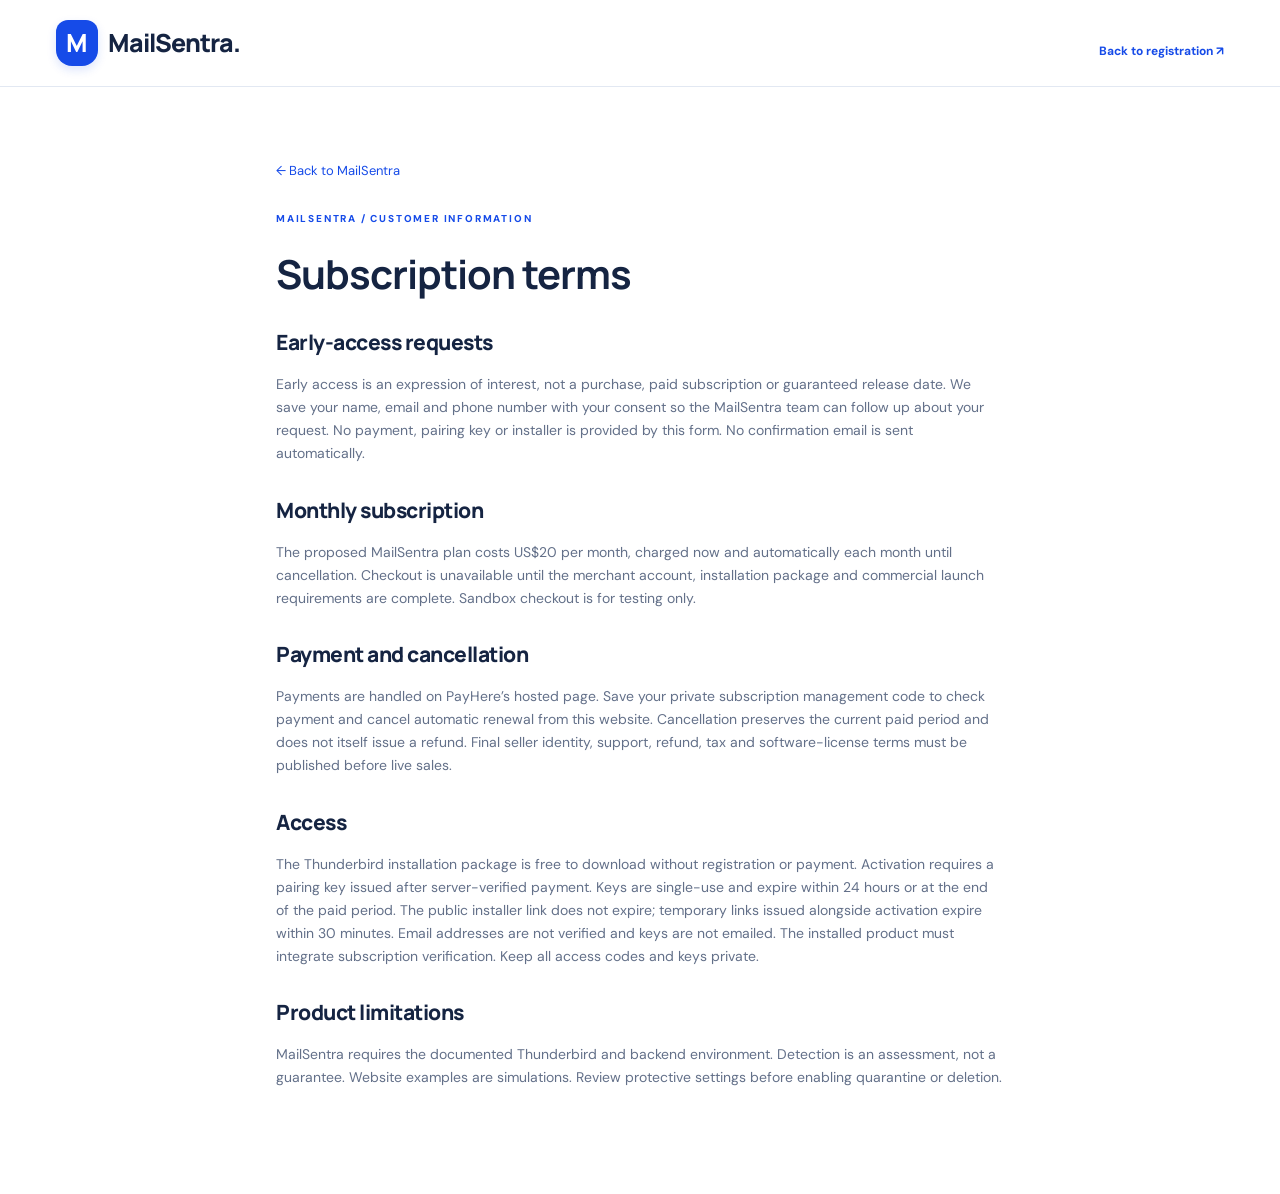
<file: terms.html>
<!DOCTYPE html><html lang="en"><head><meta charset="utf-8"><meta name="viewport" content="width=device-width,initial-scale=1"><title>Registration & download terms | MailSentra</title><link rel="icon" href="assets/icon32.png"><link rel="stylesheet" href="css/commercial.css"></head><body><header class="header"><div class="container header-inner"><a class="brand" href="index.html"><span class="brand-mark">M</span>MailSentra.</a><a class="text-link" href="index.html#get-started">Back to registration ↗</a></div></header><main class="container legal"><a class="back-link" href="index.html">← Back to MailSentra</a><div class="eyebrow">MAILSENTRA / CUSTOMER INFORMATION</div><h1>Subscription terms</h1><h2>Early-access requests</h2><p>Early access is an expression of interest, not a purchase, paid subscription or guaranteed release date. We save your name, email and phone number with your consent so the MailSentra team can follow up about your request. No payment, pairing key or installer is provided by this form. No confirmation email is sent automatically.</p><h2>Monthly subscription</h2><p>The proposed MailSentra plan costs US$20 per month, charged now and automatically each month until cancellation. Checkout is unavailable until the merchant account, installation package and commercial launch requirements are complete. Sandbox checkout is for testing only.</p><h2>Payment and cancellation</h2><p>Payments are handled on PayHere’s hosted page. Save your private subscription management code to check payment and cancel automatic renewal from this website. Cancellation preserves the current paid period and does not itself issue a refund. Final seller identity, support, refund, tax and software-license terms must be published before live sales.</p><h2>Access</h2><p>The Thunderbird installation package is free to download without registration or payment. Activation requires a pairing key issued after server-verified payment. Keys are single-use and expire within 24 hours or at the end of the paid period. The public installer link does not expire; temporary links issued alongside activation expire within 30 minutes. Email addresses are not verified and keys are not emailed. The installed product must integrate subscription verification. Keep all access codes and keys private.</p><h2>Product limitations</h2><p>MailSentra requires the documented Thunderbird and backend environment. Detection is an assessment, not a guarantee. Website examples are simulations. Review protective settings before enabling quarantine or deletion.</p></main></body></html>
</file>
<file: css/commercial.css>
@import url('https://fonts.googleapis.com/css2?family=DM+Sans:wght@400;500;600;700&family=Manrope:wght@400;500;600;700;800&display=swap');
:root{--blue:#164be8;--blue-dark:#123bb2;--ink:#152442;--muted:#637089;--line:#e2e8f2;--pale:#f4f7fd;--radius:18px}*{box-sizing:border-box}html{scroll-behavior:smooth;scroll-padding-top:100px}body{margin:0;background:#fff;color:var(--ink);font:16px/1.65 'DM Sans',sans-serif}h1,h2,h3,.brand{font-family:Manrope,sans-serif;line-height:1.2}h1,h2,h3,p{margin-top:0}a{color:var(--blue);text-decoration:none}button,input{font:inherit}button,a,input,summary{-webkit-tap-highlight-color:transparent}button,a,summary{touch-action:manipulation}button{cursor:pointer}a:focus-visible,button:focus-visible,input:focus-visible,summary:focus-visible{outline:3px solid #ffb84c;outline-offset:5px}button:disabled{cursor:wait;opacity:.6}[hidden]{display:none!important}.container{max-width:1240px;margin:auto;padding:0 36px}.header{position:sticky;top:0;z-index:20;background:#ffffffed;backdrop-filter:blur(15px);border-bottom:1px solid var(--line)}.header-inner{display:flex;align-items:center;justify-content:space-between;min-height:86px;gap:24px}.brand{display:inline-flex;align-items:center;gap:10px;font-size:25px;font-weight:800;color:var(--ink);letter-spacing:-1px}.brand-dot{color:var(--blue);margin-left:-10px}.brand-mark{display:inline-flex;justify-content:center;align-items:center;position:relative;flex-shrink:0;width:42px;height:46px;background:var(--blue);color:#fff;font-size:25px;border-radius:12px 12px 16px 16px;box-shadow:0 4px 10px #164be825;letter-spacing:-2px;padding-right:2px}.brand-mark.compact{width:35px;height:38px;font-size:22px}.header nav{display:flex;align-items:center;gap:28px}.header nav>a{font-size:13px;font-weight:600;color:#43516b}.header nav>a:hover{color:var(--blue)}.button{display:inline-flex;align-items:center;justify-content:center;gap:22px;background:var(--blue);color:#fff!important;padding:15px 25px;border:1px solid var(--blue);border-radius:8px;font-size:14px;font-weight:700;transition:background .2s,transform .2s;line-height:1.5}.button:hover{background:var(--blue-dark);transform:translateY(-2px)}.button.secondary{background:#fff;color:var(--ink)!important;border-color:#d9e1ef}.button.secondary:hover{background:var(--pale)}.button.small{padding:11px 18px}.button.full{width:100%;justify-content:space-between}.menu-toggle{display:none;background:none;border:1px solid var(--line);border-radius:8px;padding:5px 13px;font-size:23px}.skip-link{position:fixed;top:-80px;left:20px;background:#fff;padding:12px;z-index:100}.skip-link:focus{top:10px}.hero{position:relative;background:radial-gradient(ellipse at 90% 40%,#e4edff 0%,#f6f9ff 40%,#fff 75%);overflow:hidden}.hero-grid{display:grid;grid-template-columns:1fr 1fr;align-items:center;gap:54px;padding-top:94px;padding-bottom:105px}.eyebrow{font-size:10px;font-weight:800;letter-spacing:1.8px;color:var(--blue);margin-bottom:22px;display:flex;align-items:center;gap:9px}.status-dot{width:7px;height:7px;border-radius:100%;background:var(--blue);box-shadow:0 0 0 4px #164be812}.hero h1{font-size:clamp(38px,4.2vw,59px);font-weight:800;letter-spacing:-2.8px;line-height:1.13;margin-bottom:25px}.hero h1>span{color:var(--blue)}.lead{font-size:17px;line-height:1.85;color:var(--muted);max-width:480px}.actions{display:flex;flex-wrap:wrap;gap:12px;margin-top:31px}.hero-notes{display:flex;flex-wrap:wrap;gap:20px;margin-top:26px;font-size:11px;color:var(--muted)}.hero-notes span:before{content:'✓';color:var(--blue);margin-right:7px}.hero-visual{position:relative;min-width:0}.orbit{position:absolute;border:1px solid #164be80c;border-radius:50%;width:580px;height:580px;top:-65px;left:-30px;pointer-events:none}.orbit-two{width:460px;height:460px;top:-10px;left:30px}.mail-window{position:relative;transform:rotate(-2deg);border:1px solid #dae3f4;border-radius:14px;background:#fff;box-shadow:0 25px 65px #1b3b781a;overflow:hidden}.window-bar{display:flex;justify-content:space-between;gap:12px;padding:12px 17px;background:#f6f8fc;border-bottom:1px solid var(--line);font-size:9px;color:#8c98aa}.window-dots{color:#b6c4db;letter-spacing:2px;font-size:8px}.mail-content{padding:25px}.mail-subject{font-weight:800;font-size:16px;margin-bottom:20px}.sender{display:flex;align-items:center;gap:10px}.avatar{width:32px;height:32px;background:#edf1f8;border-radius:50%;display:grid;place-items:center;color:#8794ab}.sender b{display:block;font-size:10px}.sender small{display:block;font-size:9px;color:var(--muted)}.time{font-size:9px;color:var(--muted);margin-left:auto}.email-lines{font-size:11px;color:#6b7689;padding:22px 0}.email-lines p{margin:0 0 6px}.fake-link{color:var(--blue);text-decoration:underline}.inspection{background:#f4f7ff;border:1px solid #dce5ff;border-radius:9px;padding:17px}.inspection-top{display:flex;align-items:center;gap:7px;font-size:9px;margin-bottom:16px}.mini-shield{background:var(--blue);color:#fff;border-radius:4px;padding:2px 5px;font-weight:bold}.demo-chip{margin-left:auto;color:var(--muted);font-size:8px;background:#fff;padding:1px 6px;border-radius:4px}.warning-title{font-size:11px;font-weight:800}.warning-title>span{display:inline-grid;place-items:center;border-radius:50%;width:16px;height:16px;background:#fff0d1;color:#a66c08;margin-right:4px}.inspection p{font-size:10px;color:#64718a;margin:8px 0 12px}.evidence-tags{display:flex;gap:5px;flex-wrap:wrap}.evidence-tags>span{font-size:8px;color:#5471a8;background:#fff;padding:3px 7px;border:1px solid #e2e9f8;border-radius:4px}.safe-step{font-size:8px;border-top:1px solid #dce5f7;margin-top:12px;padding-top:10px;color:#6c7b95}.safe-step>b{display:block;font-size:9px;color:var(--blue);margin-top:3px}.floating-note{position:absolute;right:-18px;bottom:-30px;background:#fff;box-shadow:0 14px 35px #15244215;border:1px solid #e4eaf5;border-radius:11px;display:flex;align-items:center;gap:12px;padding:14px 19px;transform:rotate(1deg)}.floating-note>span{background:#e9f7ef;color:#278553;display:grid;place-items:center;width:28px;height:28px;border-radius:50%}.floating-note b,.floating-note small{display:block;font-size:10px}.floating-note small{font-size:9px;color:var(--muted);margin-top:3px}.context-strip{border-block:1px solid var(--line);background:#fff}.context-strip>.container{display:flex;align-items:center;justify-content:space-between;gap:20px;padding-top:25px;padding-bottom:25px}.context-strip span{font-size:9px;letter-spacing:1.5px;color:#8d99ac;font-weight:700}.context-strip b{font-size:12px;font-weight:600}.context-strip i{font-style:normal;color:#a4b5d7}.section{padding:95px 0}.section-heading{display:flex;justify-content:space-between;align-items:flex-end;gap:50px;margin-bottom:44px}.section-heading>p{max-width:420px;margin-bottom:6px;color:var(--muted);font-size:14px}h2{font-size:clamp(29px,3.1vw,42px);font-weight:800;letter-spacing:-1.6px;margin-bottom:18px}.section-heading h2{margin:0}.feature-grid{display:grid;grid-template-columns:repeat(3,1fr);gap:20px}.feature{border:1px solid var(--line);border-radius:var(--radius);padding:30px;position:relative;background:#fff}.feature.featured{background:#f5f8ff;border-color:#ceddff}.feature-icon{display:grid;place-items:center;width:43px;height:43px;border-radius:12px;background:#eef3ff;color:var(--blue);font-size:24px;margin-bottom:30px}.feature-number{position:absolute;top:40px;right:25px;color:#8998b2;font-size:9px;letter-spacing:1px}.feature h3{font-size:19px;letter-spacing:-.6px}.feature p{font-size:13px;color:var(--muted);line-height:1.85}.feature-detail{font-size:9px;color:#7182a0;padding-top:20px;border-top:1px solid var(--line);margin-top:25px}.image-feature{margin-top:24px;display:grid;grid-template-columns:1fr 1.7fr;gap:45px;align-items:center;border:1px solid var(--line);border-radius:var(--radius);overflow:hidden;background:#fbfcff}.image-feature>div:last-child{padding:25px 45px 25px 0}.image-feature h3{font-size:25px;letter-spacing:-.8px}.image-feature p{font-size:13px;color:var(--muted);max-width:590px}.fine-print{font-size:11px!important;color:#7a879d!important;line-height:1.7}.image-art{background:radial-gradient(ellipse at center,#dae5ff,#f0f5ff);min-height:260px;display:flex;flex-direction:column;align-items:center;justify-content:center}.pixel-image{width:135px;height:135px;position:relative;border-radius:12px;background:linear-gradient(145deg,transparent 35%,#a6bdf5 35%,#c8d9ff 58%,#8eacee 58%),#e3ebff;box-shadow:0 10px 25px #345aaf20;border:5px solid white;transform:rotate(-6deg);overflow:hidden}.pixel-image>span{position:absolute;top:7px;left:7px;font-size:9px;color:#3e63a7;background:#ffffffa6;padding:1px 5px;border-radius:3px}.pixel-focus{position:absolute;width:49px;height:49px;right:12px;bottom:22px;background:radial-gradient(#ffbe6677,#eb7a7633,transparent);border:1px solid #527df0;border-radius:4px}.scan-line{position:absolute;top:42%;height:1px;width:100%;background:var(--blue);box-shadow:0 -10px 20px #164be84a}.image-caption{font-size:8px;color:#7087b8;letter-spacing:1.4px;margin-top:18px}.workflow-section{background:var(--pale);border-block:1px solid var(--line)}.steps{padding:0;list-style:none;display:grid;grid-template-columns:repeat(3,1fr);gap:55px;margin:45px 0}.steps li>span{display:grid;place-items:center;width:35px;height:35px;border-radius:50%;background:#fff;border:1px solid #d6e1f6;color:var(--blue);font-size:11px;font-weight:700;margin-bottom:22px}.steps h3{font-size:18px}.steps p{font-size:13px;color:var(--muted)}.compatibility{display:flex;gap:16px;background:#fff;border:1px solid var(--line);border-radius:10px;padding:20px 25px}.compat-icon{color:var(--blue);font-size:22px}.compatibility b{font-size:12px}.compatibility p{font-size:11px;color:var(--muted);margin:5px 0 0}.center-heading{text-align:center;max-width:730px;margin:0 auto 30px}.center-heading .eyebrow{justify-content:center}.center-heading>p{font-size:14px;color:var(--muted)}.scenario-tabs{display:flex;justify-content:center;flex-wrap:wrap;gap:8px;margin:35px 0 24px}.scenario-tabs button{border:1px solid var(--line);border-radius:7px;background:#fff;color:var(--muted);font-size:12px;padding:10px 16px}.scenario-tabs button[aria-pressed=true]{color:var(--blue);border-color:#b5c8ff;background:#eef3ff}.demo-console{display:grid;grid-template-columns:1fr 1fr;border:1px solid #dbe3f2;border-radius:var(--radius);overflow:hidden;box-shadow:0 12px 35px #243f7108}.demo-email,.demo-result{padding:32px;min-width:0}.demo-email{background:#fbfcff;display:flex;flex-direction:column}.console-label{font-size:9px;letter-spacing:1px;color:#91a0b9;font-weight:700;display:flex;justify-content:space-between;gap:10px;margin-bottom:35px}.console-label>span{font-weight:400;letter-spacing:0}.demo-email h3{font-size:20px}.demo-from{font-size:11px;color:var(--muted);border-bottom:1px solid var(--line);padding-bottom:23px;overflow-wrap:anywhere}.demo-email>p{font-size:13px;color:#68758c;margin:25px 0;line-height:1.9}.demo-attachment{display:flex;align-items:center;gap:12px;border:1px dashed #c9d7f1;background:#f1f5fe;border-radius:8px;padding:13px;margin-bottom:18px}.demo-attachment>span{font-size:28px;color:var(--blue)}.demo-attachment b,.demo-attachment small{display:block;font-size:11px}.demo-attachment small{font-size:9px;color:var(--muted)}.demo-footer{font-size:9px;color:#9aa6b9;margin-top:auto;padding-top:20px}.demo-result{border-left:1px solid var(--line)}.result-status{display:inline-block;background:#fff2d6;color:#9b6200;font-size:10px;border-radius:5px;padding:3px 8px;font-weight:600;margin-bottom:15px}.result-status.clean{background:#e9f6ef;color:#22734a}.demo-result h3{font-size:22px;letter-spacing:-.5px}.demo-result>p{font-size:13px;color:var(--muted)}.demo-result ul{list-style:none;padding:0;margin:20px 0;font-size:11px}.demo-result li{padding:7px 0;border-bottom:1px solid #edf0f6}.demo-result li:before{content:'↳';color:var(--blue);margin-right:10px}.next-action{padding:16px;background:#f0f5ff;border-radius:8px}.next-action>span{font-size:9px;letter-spacing:1px;color:var(--blue);font-weight:700}.next-action p{font-size:12px;margin:6px 0 0;color:#375184}.start-section{background:#101f3e;color:#fff;position:relative}.start-grid{display:grid;grid-template-columns:1fr 1fr;gap:100px;align-items:center}.start-section .eyebrow{color:#a2baff}.start-section h2{font-size:48px;letter-spacing:-2px}.start-section .lead{font-size:15px;color:#a8b5d0}.registration-benefits{margin:35px 0}.registration-benefits>div{display:flex;gap:17px;align-items:flex-start;margin:21px 0}.registration-benefits>div>span{display:grid;place-items:center;width:30px;height:30px;border:1px solid #334467;border-radius:8px;font-size:10px;color:#a8bfff}.registration-benefits p{margin:0}.registration-benefits b,.registration-benefits small{display:block;font-size:13px}.registration-benefits small{font-size:11px;color:#95a4c1;margin-top:3px}.signup-card{border-radius:18px;background:#fff;color:var(--ink);padding:32px;box-shadow:0 30px 70px #0003}.signup-heading{display:flex;gap:14px;align-items:center;margin-bottom:23px}.signup-heading h3{font-size:18px;margin:0 0 5px;letter-spacing:-.5px}.signup-heading p{font-size:11px;color:var(--muted);margin:0}.availability{font-size:11px;line-height:1.8;background:#f4f7ff;border:1px solid #e1e9f9;border-radius:7px;padding:12px;margin-bottom:20px;color:#52678f}.availability.ready{background:#ecf8f0;color:#28714b;border-color:#cce8d6}fieldset{padding:0;border:0;margin:0;min-width:0}fieldset:disabled{opacity:.55}label{display:block;font-size:11px;font-weight:600;margin:15px 0 6px}input:not([type=checkbox]){display:block;width:100%;background:#fcfdff;border:1px solid #dce3ef;border-radius:7px;padding:11px 12px;font-size:12px;color:var(--ink)}input::placeholder{color:#9aa5b8}.consent{display:flex;align-items:flex-start;gap:8px;font-weight:400;font-size:10px;color:var(--muted);margin:18px 0 22px;line-height:1.7}.consent input{accent-color:var(--blue);margin:3px 0 0}.consent a{text-decoration:underline}.form-footnote{font-size:9px;color:#8d99ad;text-align:center;margin:12px 0 0}#registration-feedback{font-size:12px;color:#a74231;margin-top:12px}#download-success p{font-size:13px;color:var(--muted);overflow-wrap:anywhere}.faq-grid{display:grid;grid-template-columns:1fr 1.4fr;gap:90px}.faq-grid>div>p{font-size:14px;color:var(--muted)}.text-link{font-size:12px;font-weight:700;display:inline-block;margin-top:18px}.faq-list details{border-bottom:1px solid var(--line)}summary{font-size:13px;font-weight:700;padding:20px 25px 20px 0;cursor:pointer;position:relative;list-style:none}summary::-webkit-details-marker{display:none}summary:after{content:'+';position:absolute;right:3px;color:#7891be;font-size:18px;top:15px}details[open] summary:after{content:'−'}details p{font-size:12px;color:var(--muted);padding-right:25px;margin-bottom:20px;line-height:1.9}.closing{padding:43px 0;background:#f1f5ff;border-block:1px solid var(--line)}.closing>.container{display:flex;justify-content:space-between;align-items:center;gap:30px}.closing .eyebrow{font-size:8px;margin-bottom:10px}.closing h2{font-size:26px;letter-spacing:-.8px;margin:0}footer{padding:50px 0 20px}.footer-top{display:grid;grid-template-columns:1fr 1.2fr 1.4fr;align-items:start;gap:25px}.footer-top>p{font-size:11px;color:var(--muted);line-height:1.9}.footer-top>div{display:flex;gap:18px;justify-content:flex-end;flex-wrap:wrap}.footer-top>div>a{font-size:10px;color:var(--muted)}.footer-bottom{border-top:1px solid var(--line);padding-top:20px;margin-top:25px;display:flex;justify-content:space-between;gap:20px;font-size:9px;color:#8b97ab}.legal{max-width:800px;padding-top:70px;padding-bottom:90px}.legal h1{font-size:40px;letter-spacing:-1px}.legal h2{font-size:21px;letter-spacing:-.5px;margin-top:32px}.legal p,.legal li{color:var(--muted);font-size:14px}.legal .back-link{display:inline-block;margin-bottom:30px;font-size:13px}
@media(min-width:1500px){.hero-grid{padding-top:110px;padding-bottom:125px}}@media(max-width:1000px){.header nav{gap:17px}.hero-grid{gap:30px}.hero h1{font-size:44px}.container{padding-left:26px;padding-right:26px}.start-grid{gap:45px}.faq-grid{gap:45px}.feature{padding:23px}.feature-number{right:20px}.hero-notes{gap:12px;font-size:9px}.image-feature{gap:25px}.footer-top{grid-template-columns:1fr 1fr}.footer-top>div{grid-column:1/-1;justify-content:flex-start}.mail-content{padding:20px}.floating-note{right:0}.header .brand{font-size:23px}}@media(max-width:760px){html{scroll-padding-top:90px}.header-inner{min-height:73px}.menu-toggle{display:block}.header nav{display:none;position:absolute;top:72px;left:0;right:0;background:#fff;border-bottom:1px solid var(--line);padding:20px 26px;align-items:stretch;box-shadow:0 15px 20px #15244208}.header nav.open{display:flex;flex-direction:column;gap:18px}.hero-grid{grid-template-columns:1fr;padding-top:55px;padding-bottom:70px;gap:55px}.hero h1{font-size:clamp(36px,8vw,52px);letter-spacing:-1.8px}.hero-copy{max-width:540px}.hero .lead{font-size:16px}.hero-visual{max-width:500px;width:100%;margin:0 auto}.floating-note{bottom:-20px}.context-strip>.container{justify-content:center;flex-wrap:wrap;gap:12px 20px;padding-top:20px;padding-bottom:20px}.context-strip span{width:100%;text-align:center}.context-strip b{font-size:10px}.section{padding:65px 0}.section-heading{display:block;margin-bottom:30px}.section-heading>p{margin:20px 0 0;max-width:600px}.feature-grid{grid-template-columns:1fr}.feature{padding:26px}.feature-icon{margin-bottom:22px}.feature-detail{margin-top:17px;padding-top:15px}.image-feature{grid-template-columns:1fr;gap:0}.image-art{min-height:215px}.image-feature>div:last-child{padding:27px}.steps{grid-template-columns:1fr;gap:22px}.steps li{position:relative;padding-left:55px}.steps li>span{position:absolute;left:0;top:0}.steps p{margin-bottom:0}.compatibility{padding:18px}.center-heading{text-align:left}.center-heading .eyebrow{justify-content:flex-start}.demo-console{grid-template-columns:1fr}.demo-result{border-left:0;border-top:1px solid var(--line)}.demo-email,.demo-result{padding:25px}.console-label{margin-bottom:25px}.scenario-tabs{justify-content:flex-start}.scenario-tabs button{font-size:10px;padding:9px 12px}.start-grid{grid-template-columns:1fr;gap:30px}.start-section h2{font-size:40px}.signup-card{padding:24px}.faq-grid{grid-template-columns:1fr;gap:20px}.closing>.container{align-items:flex-start;flex-direction:column;gap:23px}.closing h2{font-size:24px}.footer-top{grid-template-columns:1fr}.footer-top>div{gap:22px}.footer-bottom{flex-direction:column;gap:8px}.hero-notes{font-size:10px}.eyebrow{font-size:9px}h2{font-size:32px}}@media(prefers-reduced-motion:reduce){html{scroll-behavior:auto}*,*:before,*:after{transition:none!important;animation:none!important}}

#pairing-success>p{font-size:13px;color:var(--muted)}.key-copy-row{display:flex;gap:8px;align-items:stretch;margin-top:8px}.key-copy-row input{min-width:0;font-family:monospace;font-size:12px!important;background:#f0f5ff!important}.key-copy-row .button{flex-shrink:0;padding:11px 15px;font-size:12px}#copy-feedback{color:var(--blue)!important;font-size:12px!important;min-height:20px}#pairing-success:focus{outline:none}@media(max-width:480px){.key-copy-row{flex-direction:column}.key-copy-row .button{justify-content:center}}

/* Leadership profiles */
.leadership-section{background:linear-gradient(180deg,#f6f8fd,#fff);border-top:1px solid var(--line)}
.leadership-section .section-heading{align-items:center}.leadership-section .section-heading h2{max-width:650px}.leadership-section .section-heading>p{max-width:360px}
.leadership-grid{display:grid;grid-template-columns:repeat(3,minmax(0,1fr));gap:24px;align-items:stretch}
.leader-card{background:#fff;border:1px solid #dfe6f2;border-radius:18px;overflow:hidden;display:flex;flex-direction:column;box-shadow:0 8px 28px #15244206;transition:box-shadow .2s,border-color .2s}
.leader-card:hover,.leader-card:focus-within{border-color:#b9ccf8;box-shadow:0 15px 36px #164be812}
.leader-photo{position:relative;aspect-ratio:4/3;overflow:hidden;background:#e8edf5}.leader-photo:after{content:'';position:absolute;inset:65% 0 0;background:linear-gradient(transparent,#11264f45);pointer-events:none}
.leader-photo img{display:block;width:100%;height:100%;object-fit:cover;object-position:50% 37%}.leader-photo .portrait-jayanindu{object-position:50% 18%}.leader-photo .portrait-manodya{object-position:50% 18%}
.leader-badge{position:absolute;bottom:17px;left:20px;z-index:1;background:#ffffffed;border:1px solid #ffffff99;border-radius:5px;padding:4px 10px;font-size:10px;font-weight:700;color:#244579;backdrop-filter:blur(8px)}
.leader-content{padding:26px;display:flex;flex-direction:column;flex:1;min-width:0}.leader-specialty{font-size:9px;font-weight:700;letter-spacing:1.1px;color:var(--blue);min-height:34px;line-height:1.8}
.leader-content h3{font-size:21px;letter-spacing:-.6px;line-height:1.35;min-height:85px;margin:10px 0 17px}.leader-content h3 a{color:var(--ink);text-decoration:none}.leader-content h3 a:hover{color:var(--blue);text-decoration:underline;text-decoration-thickness:1px;text-underline-offset:4px}
.linkedin-mark{display:inline-flex;align-items:center;gap:4px;vertical-align:middle;font-family:Arial,sans-serif;font-size:11px;letter-spacing:0;color:var(--blue);font-weight:700;white-space:nowrap;margin-left:3px}
.leader-content>p{font-size:13px;color:var(--muted);line-height:1.9;margin-bottom:24px}.leader-focus{border-top:1px solid var(--line);padding-top:17px;margin-top:auto;display:flex;gap:9px;color:#667b9d;font-size:10px;line-height:1.8}.leader-focus>span{color:var(--blue)}
.leadership-note{margin-top:32px;padding:27px 30px;border:1px solid var(--line);background:#f7f9fe;border-radius:12px;display:grid;grid-template-columns:1fr 2fr;gap:36px}.leadership-note .eyebrow{font-size:8px;margin-bottom:10px;display:block}.leadership-note h3{font-size:19px;letter-spacing:-.4px;margin-bottom:0}.leadership-note p{font-size:12px;color:var(--muted);line-height:1.9;margin-bottom:8px}.leadership-note p:last-child{margin-bottom:0}.leadership-note strong{font-weight:600;color:#405675}
@media(min-width:761px) and (max-width:1100px){.header nav{gap:16px}.header nav>a{font-size:12px}.leader-content{padding:21px}.leader-content h3{font-size:19px}.leadership-grid{gap:18px}}
@media(min-width:761px) and (max-width:940px){.header-inner{flex-wrap:wrap;justify-content:center;padding-top:14px;padding-bottom:14px;gap:13px}.header nav{justify-content:center;width:100%;gap:24px}html{scroll-padding-top:145px}}
@media(max-width:760px){.leadership-grid{grid-template-columns:1fr;gap:24px}.leader-content h3{min-height:0;font-size:24px}.leader-specialty{min-height:0}.leader-photo{aspect-ratio:4/3}.leader-content{padding:25px}.leadership-note{grid-template-columns:1fr;gap:18px;padding:24px}.leadership-section .section-heading>p{max-width:none}}

/* Community invitation and product next steps. */
.leadership-invitation{position:relative;isolation:isolate;overflow:hidden;display:grid;grid-template-columns:minmax(0,1.65fr) minmax(260px,1fr);gap:48px;align-items:center;padding:45px 44px;margin-top:26px;background:radial-gradient(ellipse at 100% 0%,#214a8d 0%,transparent 65%),#101f3e;color:#fff;border:1px solid #273f68;border-radius:20px;box-shadow:0 16px 36px #10224612}
.leadership-invitation:before{content:'';position:absolute;z-index:-1;right:-95px;top:-150px;width:410px;height:410px;border:1px solid #ffffff0c;border-radius:50%;box-shadow:0 0 0 48px #ffffff03,0 0 0 96px #ffffff02;pointer-events:none}
.invitation-brand{display:flex;align-items:center;gap:12px;margin-bottom:25px;font-size:9px;letter-spacing:1.8px;font-weight:700;color:#a9bfe9}.invitation-symbol{display:grid;place-items:center;width:34px;height:37px;flex-shrink:0;background:#3264ef;border:1px solid #7198ff66;border-radius:9px 9px 12px 12px;font:800 21px Manrope,sans-serif;color:#fff;box-shadow:0 4px 12px #0002}
.leadership-invitation h3{font-size:clamp(29px,3vw,39px);line-height:1.2;letter-spacing:-1.2px;margin:0 0 20px;color:#fff}.leadership-invitation h3>span{color:#a7c2ff}.leadership-invitation .invitation-copy>p{font-size:14px;line-height:1.9;margin:0;max-width:590px;color:#bbc9e0}.invitation-audience{font-size:10px;letter-spacing:.3px;color:#9db1d1;margin-top:22px;padding-top:18px;border-top:1px solid #ffffff14;max-width:530px}
.invitation-next{padding:27px 24px;background:#ffffff06;border:1px solid #ffffff18;border-radius:13px;backdrop-filter:blur(8px)}.invitation-next-label{display:block;color:#a7bce2;font-size:9px;font-weight:700;letter-spacing:1.6px;margin-bottom:18px}.invitation-primary{width:100%;justify-content:space-between;background:#fff;border-color:#fff;color:#173c9c!important;font-size:12px;padding:14px 16px;gap:12px;box-shadow:0 5px 18px #00000012}.invitation-primary:hover{background:#eaf0ff;border-color:#eaf0ff}.invitation-demo{display:flex;align-items:center;justify-content:center;gap:9px;padding:16px 0;color:#dce6fa;font-size:11px;font-weight:600}.invitation-demo:hover{color:#fff;text-decoration:underline;text-underline-offset:5px}.invitation-play{font-size:18px;font-weight:400}.leadership-invitation .invitation-next>p{font-size:10px;line-height:1.9;margin:2px 0 0;padding-top:15px;border-top:1px solid #ffffff14;color:#91a8ca}
@media(max-width:1000px){.leadership-invitation{gap:28px;padding:32px}.invitation-next{padding:23px 18px}}@media(max-width:760px){.leadership-invitation{grid-template-columns:1fr;gap:28px;padding:29px 24px;border-radius:16px}.leadership-invitation h3{font-size:31px}.invitation-brand{font-size:8px;letter-spacing:1.2px}.invitation-next{padding:23px}.leadership-invitation .invitation-copy>p{font-size:14px}}

/* Research document library */
.documents-section{background:#f7f9fd;border-top:1px solid var(--line)}.documents-section .section-heading{align-items:center}.documents-section .section-heading>p{max-width:370px}
.document-library-bar{display:flex;align-items:center;justify-content:space-between;gap:16px;margin-bottom:18px;color:#7988a0;font-size:11px}.library-label{font-size:10px;letter-spacing:1.3px;font-weight:700;color:#526887;display:flex;align-items:center;gap:9px}.library-label>span{font-size:19px;color:var(--blue)}
.document-feature{display:grid;grid-template-columns:minmax(0,1.4fr) minmax(270px,1fr);gap:30px;background:#fff;border:1px solid #dce5f4;border-radius:19px;overflow:hidden;margin-bottom:22px;box-shadow:0 10px 28px #15244204}.document-feature-copy{padding:40px 10px 40px 39px}.document-kicker,.document-category{display:block;font-size:9px;font-weight:700;letter-spacing:1.2px;color:var(--blue);line-height:1.8}.document-kicker{margin-bottom:19px}.document-feature h3{font-size:32px;letter-spacing:-1.2px;margin:0 0 17px}.document-feature-copy>p{font-size:14px;color:var(--muted);line-height:1.85;max-width:530px;margin-bottom:22px}.document-meta{display:flex;gap:0;flex-wrap:wrap;font-size:10px;line-height:1.8;color:#7b8ba3;margin:0 0 25px}.document-meta>span+span:before{content:'·';margin:0 10px;color:#a9b7ca}.document-meta>span:first-child{font-weight:700;color:#47618a}.document-actions{display:flex;align-items:center;gap:25px;flex-wrap:wrap}.document-actions .button{font-size:12px;padding:12px 20px}.document-preview{font-size:11px;font-weight:600;color:#687f9e;display:inline-flex;gap:9px;align-items:center}.document-preview:hover,.document-download:hover{text-decoration:underline;text-underline-offset:5px;color:var(--blue-dark)}
.document-cover{position:relative;min-height:350px;background:radial-gradient(ellipse at 50% 50%,#dbe7ff,#f0f5ff 70%);display:grid;place-items:center;overflow:hidden}.cover-sheet{position:relative;z-index:1;width:205px;height:267px;background:#fff;border:1px solid #d5e0f3;border-radius:4px;padding:20px;box-shadow:0 15px 26px #27478017;transform:rotate(-5deg)}.cover-sheet-back{position:absolute;transform:rotate(7deg);background:#e9f0ff}.cover-brand{display:flex;align-items:center;gap:7px;font:800 12px Manrope,sans-serif;color:#1b3054;letter-spacing:-.3px}.cover-brand>span{display:grid;place-items:center;background:var(--blue);color:#fff;width:22px;height:24px;border-radius:5px;font-size:15px}.cover-eyebrow{display:block;font-size:6px;letter-spacing:1.5px;font-weight:700;color:var(--blue);margin-top:28px}.cover-title{font:800 22px/1.18 Manrope,sans-serif;color:#1c355d;letter-spacing:-.7px;margin-top:10px}.cover-lines{display:flex;flex-direction:column;gap:5px;margin-top:18px}.cover-lines>i{height:3px;border-radius:3px;background:#e6ecf7;width:90%}.cover-lines>i:nth-child(2){width:80%}.cover-lines>i:nth-child(3){width:65%}.cover-footer{font-size:5px;letter-spacing:.8px;color:#6f85a9;margin-top:20px}.cover-footer>span{margin:0 5px;color:var(--blue)}.cover-caption{position:absolute;bottom:17px;font-size:7px;font-weight:700;letter-spacing:1.5px;color:#8599ba}
.document-grid{display:grid;grid-template-columns:repeat(2,minmax(0,1fr));gap:22px}.document-card{display:flex;flex-direction:column;padding:28px 30px;background:#fff;border:1px solid #e0e7f2;border-radius:14px;transition:border-color .2s,box-shadow .2s}.document-card:hover{border-color:#bfd0ee;box-shadow:0 7px 20px #15244206}.document-card-top{display:flex;justify-content:space-between;align-items:center;margin-bottom:23px}.document-file-icon{display:grid;place-items:center;width:40px;height:44px;border:1px solid #d9e4fc;background:#f1f5ff;color:var(--blue);font-size:23px;border-radius:9px}.document-availability{font-size:9px;font-weight:600;color:#2b7b55;display:inline-flex;align-items:center;gap:6px}.document-availability:before{content:'';width:5px;height:5px;border-radius:50%;background:#38a571}.document-availability.pending{color:#8b93a1}.document-availability.pending:before{background:#a4adbb}.document-category{font-size:8px;color:#7a8eae;margin-bottom:9px}.document-card h3{font-size:21px;line-height:1.35;letter-spacing:-.5px;margin-bottom:13px}.document-card>p{font-size:13px;color:var(--muted);line-height:1.85;margin-bottom:20px;max-width:480px}.document-card .document-meta{margin-top:auto;margin-bottom:19px}.document-card .document-actions{justify-content:space-between;padding-top:18px;border-top:1px solid var(--line)}.document-download{font-size:12px;font-weight:700;display:inline-flex;align-items:center;gap:20px;color:var(--blue)}.document-pending{background:linear-gradient(135deg,#fff,#fafbfd);border-style:dashed}.document-pending .document-file-icon{color:#8b9bb5;background:#f5f7fa;border-color:#e1e7f0}.document-card-bottom{margin-top:auto;padding-top:16px;border-top:1px solid var(--line);display:flex;flex-direction:column;gap:10px}.document-pending-note{font-size:11px;color:#8a96a9}.document-unavailable{color:#7a879e;font-size:11px;font-weight:600}.document-library-note{display:flex;align-items:flex-start;gap:12px;margin-top:26px;padding:18px 21px;border:1px solid #e1e7f1;border-radius:9px;background:#eef3fa}.document-library-note>span{font-size:18px;color:#6a83ab}.document-library-note>p{margin:0;font-size:11px;line-height:1.85;color:#6a7c96}
@media(min-width:761px) and (max-width:1060px){.header-inner{flex-wrap:wrap;justify-content:center;padding-top:14px;padding-bottom:14px;gap:13px}.header nav{justify-content:center;width:100%;gap:17px}html{scroll-padding-top:145px}}
@media(max-width:760px){.document-library-bar{align-items:flex-start;flex-direction:column;gap:7px}.document-feature{grid-template-columns:1fr;gap:0}.document-feature-copy{padding:28px 25px}.document-feature h3{font-size:28px}.document-cover{min-height:310px;order:-1}.cover-sheet{width:185px;height:240px;padding:17px}.cover-eyebrow{margin-top:23px}.cover-title{font-size:20px}.cover-lines{margin-top:15px}.cover-footer{margin-top:16px}.document-grid{grid-template-columns:1fr;gap:18px}.document-card{padding:25px}.document-card h3{font-size:21px}.documents-section .section-heading>p{max-width:none}.document-library-note{padding:16px}.document-actions{gap:20px}}

/* Premium document cards: presentation only; document content and links are unchanged. */
.document-grid{gap:26px;margin-top:27px}
.document-grid .document-card{--document-accent:#2459e8;--document-tint:#eef3ff;position:relative;isolation:isolate;overflow:hidden;padding:30px 32px 27px;border:1px solid #dce5f2;border-radius:20px;background:linear-gradient(145deg,var(--document-tint) 0%,#fff 42%);box-shadow:0 8px 24px #203b6c06,0 1px 2px #203b6c04;transition:transform .22s ease,border-color .22s ease,box-shadow .22s ease}
.document-grid .document-card:nth-child(2){--document-accent:#137c88;--document-tint:#edf8f8}.document-grid .document-card:nth-child(3){--document-accent:#5a4ac8;--document-tint:#f3f0ff}.document-grid .document-card:nth-child(4){--document-accent:#2a658f;--document-tint:#eef6fb}
.document-grid .document-card:before{content:'';position:absolute;left:0;top:27px;bottom:27px;width:3px;background:var(--document-accent);border-radius:0 4px 4px 0;opacity:.8}
.document-grid .document-card:after{content:'';position:absolute;z-index:-1;right:-35px;top:-58px;width:170px;height:170px;border:1px solid #657da90b;border-radius:50%;box-shadow:0 0 0 25px #657da903;pointer-events:none}
.document-grid .document-card-top{margin-bottom:24px;min-height:62px;align-items:flex-start}.document-grid .document-file-icon{position:relative;width:56px;height:62px;border-radius:13px;border:1px solid color-mix(in srgb,var(--document-accent) 15%,white);background:#ffffffd9;color:var(--document-accent);font-size:0;box-shadow:0 5px 12px #203b6c08;transform:rotate(-4deg)}
.document-grid .document-file-icon:before{content:'';width:28px;height:28px;background:currentColor;mask:url("data:image/svg+xml,%3Csvg xmlns='http://www.w3.org/2000/svg' viewBox='0 0 24 24' fill='none' stroke='black' stroke-width='1.5' stroke-linecap='round' stroke-linejoin='round'%3E%3Cpath d='M4 19.5A2.5 2.5 0 0 1 6.5 17H20M6.5 3H20v19H6.5A2.5 2.5 0 0 1 4 19.5v-14A2.5 2.5 0 0 1 6.5 3Z'/%3E%3Cpath d='M8 7h8M8 11h6'/%3E%3C/svg%3E") center/contain no-repeat;transform:rotate(4deg)}
.document-grid .document-card:nth-child(2) .document-file-icon:before{mask-image:url("data:image/svg+xml,%3Csvg xmlns='http://www.w3.org/2000/svg' viewBox='0 0 24 24' fill='none' stroke='black' stroke-width='1.5' stroke-linecap='round' stroke-linejoin='round'%3E%3Crect x='5' y='5' width='14' height='14' rx='3'/%3E%3Cpath d='M9 1v4m6-4v4M9 19v4m6-4v4M1 9h4m-4 6h4m14-6h4m-4 6h4'/%3E%3Crect x='9' y='9' width='6' height='6' rx='1'/%3E%3C/svg%3E")}
.document-grid .document-card:nth-child(3) .document-file-icon:before{mask-image:url("data:image/svg+xml,%3Csvg xmlns='http://www.w3.org/2000/svg' viewBox='0 0 24 24' fill='none' stroke='black' stroke-width='1.5' stroke-linecap='round' stroke-linejoin='round'%3E%3Cpath d='m12 2 8 3v6c0 5-4 9-8 11-4-2-8-6-8-11V5l8-3Z'/%3E%3Cpath d='m8 12 3 3 5-6'/%3E%3C/svg%3E")}
.document-grid .document-card:nth-child(4) .document-file-icon:before{mask-image:url("data:image/svg+xml,%3Csvg xmlns='http://www.w3.org/2000/svg' viewBox='0 0 24 24' fill='none' stroke='black' stroke-width='1.5' stroke-linecap='round' stroke-linejoin='round'%3E%3Cpath d='M8 3H4a1 1 0 0 0-1 1v4m13-5h4a1 1 0 0 1 1 1v4M3 16v4a1 1 0 0 0 1 1h4m8 0h4a1 1 0 0 0 1-1v-4'/%3E%3Crect x='7' y='7' width='10' height='10' rx='2'/%3E%3Cpath d='m7 15 3-3 3 3 2-2 2 2M10 10h.01'/%3E%3C/svg%3E")}
.document-grid .document-availability{margin-top:2px;background:#edf8f2;border:1px solid #d7ecdf;border-radius:20px;padding:5px 10px;font-size:10px;color:#2b7954;gap:6px;line-height:1.5;white-space:nowrap}
.document-grid .document-category{font-size:9px;letter-spacing:1.35px;font-weight:700;line-height:1.8;color:var(--document-accent);margin-bottom:12px}
.document-grid .document-card h3{font-size:25px;font-weight:800;line-height:1.25;letter-spacing:-.85px;margin-bottom:16px;color:#182c4a;max-width:470px}
.document-grid .document-card>p{font-size:14px;line-height:1.85;color:#65758e;margin-bottom:25px;max-width:none}
.document-grid .document-card .document-meta{display:flex;align-items:center;gap:0;align-self:flex-start;margin-top:auto;margin-bottom:25px;padding:8px 12px;background:#f5f7fb;border:1px solid #e9eef6;border-radius:7px;color:#73839c;font-size:11px;line-height:1.6}
.document-grid .document-meta>span:first-child{color:var(--document-accent);font-weight:800;font-size:10px;letter-spacing:.5px}.document-grid .document-meta>span+span:before{margin:0 11px;color:#a8b7cc}
.document-grid .document-card .document-actions{padding-top:21px;border-top:1px solid #e5ebf5;gap:12px;flex-wrap:nowrap;align-items:stretch}
.document-grid .document-download{display:inline-flex;justify-content:space-between;align-items:center;gap:24px;padding:12px 18px;border-radius:8px;background:#164be8;color:#fff;font-size:12px;font-weight:700;line-height:1.5;text-decoration:none;box-shadow:0 4px 10px #164be816;transition:background .2s,box-shadow .2s}
.document-grid .document-download:hover{background:#123bb2;color:#fff;box-shadow:0 6px 14px #164be828;text-decoration:none}.document-grid .document-download>span{font-size:17px;line-height:1}
.document-grid .document-preview{padding:11px 15px;background:#fff;border:1px solid #dee6f2;border-radius:8px;font-size:11px;color:#526989;justify-content:center;gap:12px;transition:background .2s,border-color .2s}.document-grid .document-preview:hover{background:#f4f7fd;border-color:#bccdec;text-decoration:none;color:#164be8}
@media(hover:hover){.document-grid .document-card:hover{transform:translateY(-4px);border-color:#bccdec;box-shadow:0 15px 35px #203b6c10}.document-grid .document-card:focus-within{border-color:#9eb9f3;box-shadow:0 0 0 3px #164be80c}}
@media(max-width:1000px) and (min-width:761px){.document-grid{gap:20px}.document-grid .document-card{padding:26px}.document-grid .document-card h3{font-size:23px}.document-grid .document-category{font-size:8px;letter-spacing:1px}.document-grid .document-download{padding:11px 14px;gap:15px}.document-grid .document-preview{padding:10px 12px}}
@media(max-width:760px){.document-grid{gap:22px}.document-grid .document-card{padding:27px 25px 24px;border-radius:17px}.document-grid .document-card-top{margin-bottom:22px}.document-grid .document-card h3{font-size:25px}.document-grid .document-card>p{font-size:14px}.document-grid .document-category{font-size:8px;letter-spacing:1.1px}.document-grid .document-file-icon{width:52px;height:58px}}
@media(max-width:360px){.document-grid .document-card{padding:23px 20px}.document-grid .document-card .document-actions{flex-direction:column}.document-grid .document-preview{padding:12px}.document-grid .document-download{justify-content:center}}
@media(prefers-reduced-motion:reduce){.document-grid .document-card:hover{transform:none}}

/* Monthly subscription checkout */
.subscription-section .start-grid{grid-template-columns:minmax(0,1fr) minmax(0,1.08fr);gap:70px;align-items:start}.subscription-offer{padding-top:35px;position:sticky;top:125px}.subscription-section h2{font-size:48px}.plan-price{display:flex;align-items:center;gap:8px;margin:30px 0 24px}.price-currency{align-self:flex-start;margin-top:12px;font-size:20px;color:#b6caff;font-weight:600}.plan-price>strong{font:800 82px/1 Manrope,sans-serif;letter-spacing:-5px}.price-period{font-size:19px;color:#d4dff3;margin:12px 0 0 13px}.price-period small{display:block;font-size:11px;color:#91a5c8;margin-top:5px}.plan-divider{height:1px;background:#ffffff1a;max-width:390px}.plan-features{list-style:none;padding:0;margin:26px 0 30px;font-size:13px;color:#c9d6ed}.plan-features li{display:flex;gap:13px;align-items:center;margin-bottom:15px}.plan-features li>span{display:grid;place-items:center;width:20px;height:20px;border-radius:50%;color:#a7c4ff;background:#ffffff09;font-size:11px}.payment-methods{display:flex;gap:9px;align-items:center;flex-wrap:wrap;margin:25px 0 18px}.card-wordmark{display:inline-flex;align-items:center;gap:6px;border:1px solid #ffffff25;border-radius:5px;background:#fff;color:#16356d;font-size:10px;font-weight:700;padding:4px 9px;min-height:27px}.card-wordmark.visa{font:bold italic 15px Arial,sans-serif}.mastercard i{display:inline-block;width:22px;height:15px;background:radial-gradient(circle at 35% 50%,#e74c42 0 45%,transparent 48%),radial-gradient(circle at 65% 50%,#f9ad33 0 45%,transparent 48%)}.payment-methods>span:last-child{font-size:10px;color:#91a5c8;margin-left:4px}.subscription-disclosure{font-size:11px;line-height:1.85;color:#a7b6d0;max-width:410px}.subscription-safety{font-size:10px;line-height:1.9;color:#7f96bd;max-width:410px}.checkout-progress{display:flex;justify-content:space-between;gap:10px;padding:13px 0;border-block:1px solid #e8edf7;margin-bottom:19px;font-size:10px;font-weight:600;color:#8a99b0}.checkout-progress .current{color:var(--blue)}.billing-fields-row{display:grid;grid-template-columns:1fr 1fr;gap:12px}.billing-fields-row>div{min-width:0}.recurring-consent{background:#f2f6ff;padding:12px;border:1px solid #dce6fa;border-radius:7px;margin-top:-7px}.billing-status-actions{display:flex;gap:10px;flex-wrap:wrap;margin:18px 0}.billing-status-actions .button{font-size:11px;padding:10px 13px}.billing-cancel{background:transparent;border:0;color:#8a4751;font-size:11px;padding:9px 0;text-decoration:underline;text-underline-offset:4px}.manage-subscription{border-top:1px solid var(--line);margin-top:24px}.manage-subscription summary{font-size:11px}.manage-subscription .button{font-size:11px;padding:11px;margin-top:12px}#billing-progress>p{font-size:12px;color:var(--muted)}#billing-progress>h3{font-size:21px;margin-top:22px}#subscription-code{font-family:monospace;overflow-wrap:anywhere;font-size:11px}.subscription-section .signup-card{min-width:0}.subscription-section .billing-test{color:#9b640b;background:#fff5df;border-color:#efdcaf}@media(min-width:761px) and (max-width:1200px){.header nav{gap:14px}.header nav>a{font-size:12px}}@media(max-width:1060px) and (min-width:761px){.header nav{gap:13px}.subscription-section .start-grid{gap:38px}}@media(max-width:760px){.subscription-section .start-grid{grid-template-columns:1fr;gap:30px}.subscription-offer{position:static;padding-top:0}.subscription-section h2{font-size:40px}.plan-price>strong{font-size:72px}.plan-price{margin-top:25px}.subscription-disclosure,.subscription-safety{max-width:none}.billing-fields-row{gap:10px}}@media(max-width:360px){.billing-fields-row{grid-template-columns:1fr}}

/* Early access: a real registration, separate from paid subscription activation. */
[data-checkout-only][hidden], #checkout-steps[hidden], #payment-methods[hidden], #early-access-success[hidden] {display:none!important}
.early-access-success {padding:22px 0 8px;outline:none}
.success-symbol {display:grid;place-items:center;width:64px;height:64px;border-radius:50%;background:#e8f8f0;color:#14845c;font-size:32px;margin-bottom:26px;box-shadow:0 0 0 8px #f5fbf8}
.early-access-success h3 {font-size:34px;letter-spacing:-1px;margin:14px 0}
.early-access-success>p {font-size:17px;line-height:1.7;color:#596c89}
.early-next {background:#f4f7ff;border:1px solid #e2e9fb;border-radius:14px;padding:22px;margin:26px 0}
.early-next p {font-size:14px;line-height:1.7;margin:9px 0 0;color:#596c89}
.early-access-success>.text-link {display:block;text-align:center;margin:22px 0;font-size:13px}
#registration-feedback:not(:empty) {padding:14px 16px;margin-top:16px;border-radius:10px;background:#fff3eb;color:#8c3f1b;font-size:14px;line-height:1.6}
/* Isolated viva purchase simulation: no provider calls or activation privileges. */
.demo-purchase-invite{padding:24px;background:linear-gradient(135deg,#edf3ff,#f6f9ff);border:1px solid #dbe6ff;border-radius:16px;margin-bottom:30px}.demo-purchase-badge{font-size:10px;letter-spacing:1.5px;color:#1648ed;font-weight:800}.demo-purchase-invite h3{font-size:25px;margin:14px 0 10px;letter-spacing:-.6px}.demo-purchase-invite p{font-size:14px;line-height:1.7;color:#596c89}.demo-purchase-invite small{display:block;text-align:center;font-size:11px;margin-top:14px;color:#596c89}
#purchase-demo{width:min(1040px,calc(100% - 32px));max-height:90dvh;border:0;border-radius:22px;padding:0;color:#142440;box-shadow:0 30px 100px #03102a66}#purchase-demo::backdrop{background:#07152cc9;backdrop-filter:blur(5px)}.purchase-modal-top{padding:20px 28px;display:flex;align-items:center;justify-content:space-between;border-bottom:1px solid #e4eaf5}.purchase-modal-top button{border:0;background:#eef3fc;border-radius:50%;width:36px;height:36px;cursor:pointer}.purchase-demo-notice{padding:12px 24px;text-align:center;background:#fff3d9;color:#784f08;font-size:12px;font-weight:700}.purchase-layout{display:grid;grid-template-columns:.85fr 1.15fr}.purchase-layout[hidden],#demo-purchase-success[hidden]{display:none!important}.purchase-summary{padding:36px;background:#11213f;color:#fff}.purchase-summary h2{font-size:32px;line-height:1.2;color:#fff;margin:16px 0 28px}.demo-price{font-size:48px;font-weight:800;letter-spacing:-2px}.demo-price span{font-size:15px;font-weight:400;letter-spacing:0}.purchase-summary>p{color:#bac9e5}.purchase-summary ul{list-style:none;padding:20px 0;font-size:14px;line-height:2.5}.purchase-summary li:before{content:'✓';margin-right:10px;color:#80d5bd}.purchase-total{border-top:1px solid #ffffff30;display:flex;justify-content:space-between;padding:20px 0;font-size:14px}.purchase-summary small{display:block;color:#b6c5e0;font-size:12px;line-height:1.8}#demo-checkout-form{padding:32px}#demo-checkout-form h2{font-size:27px;letter-spacing:-.7px;margin:12px 0}#demo-checkout-form>p{font-size:13px;color:#596c89}#demo-checkout-form input:not([type=checkbox]),#demo-checkout-form select{display:block;box-sizing:border-box;width:100%;padding:13px;border:1px solid #dbe3f1;border-radius:9px;background:#fff;color:#142440;font:inherit}#demo-checkout-form label:not(.consent){display:block;font-size:12px;font-weight:600;margin:18px 0 8px}#demo-checkout-form input:focus,#demo-checkout-form select:focus{outline:2px solid #1e4bef;outline-offset:2px}.test-card-panel{display:grid;gap:6px;background:#f0f5ff;border:1px dashed #a6bdf8;border-radius:12px;padding:16px;margin:22px 0;font-size:12px}.test-card-panel span{font-family:monospace}.test-card-panel button{justify-self:start;border:0;background:transparent;color:#1648ed;text-decoration:underline;cursor:pointer;padding:4px 0;font-weight:700}#demo-card-note,.demo-local-note{display:block;font-size:11px;color:#66748d;line-height:1.6;margin-top:8px}#demo-payment-feedback{color:#8c3f1b!important;line-height:1.7}#demo-purchase-success{padding:40px;max-width:680px;margin:auto}#demo-purchase-success h2{font-size:34px;letter-spacing:-1px}.demo-receipt{display:grid;grid-template-columns:1fr 1fr;gap:18px;padding:22px;background:#f3f6fc;border-radius:12px;margin:26px 0;font-size:13px}.demo-receipt strong{text-align:right}#demo-pairing{width:100%;box-sizing:border-box;font-size:12px;padding:13px;border:1px solid #dbe3f1;border-radius:8px}.demo-setup{padding:20px;background:#f3f6fc;border-radius:12px;margin:24px 0;font-size:14px;line-height:1.9}.demo-setup p{font-size:12px;color:#596c89}@media(max-width:700px){.purchase-layout{grid-template-columns:1fr}.purchase-summary{padding:24px}.purchase-summary ul{padding:5px 0}.purchase-summary h2{font-size:26px}.purchase-summary .demo-price{font-size:38px}#demo-checkout-form,#demo-purchase-success{padding:24px}.demo-receipt{grid-template-columns:1fr;gap:10px}.demo-receipt strong{text-align:left}}

.checkout-card-methods{margin:22px 0;padding:15px 0;border-top:1px solid #e5eaf3;border-bottom:1px solid #e5eaf3;display:flex;align-items:center;justify-content:space-between;gap:12px}.checkout-card-methods>span{font-size:12px;color:#596c89}.checkout-card-methods>div{display:flex;gap:8px}.checkout-card-methods strong{border:1px solid #dbe3f1;border-radius:6px;padding:7px 9px;font-size:11px;color:#183c8b;background:#fff}

.free-install-card{margin:28px 0 32px;padding:24px;border:1px solid #ffffff35;border-radius:18px;background:linear-gradient(135deg,#213b66,#172b4d);box-shadow:0 16px 40px #020f271f}.free-install-heading{display:flex;align-items:center;gap:12px}.install-icon{display:grid;place-items:center;width:42px;height:42px;background:#ffffff17;border-radius:12px;font-size:25px;flex-shrink:0}.free-install-label{font-size:9px;letter-spacing:1.6px;font-weight:700;color:#a9c4ff}.free-install-card h3{font-size:19px;margin:7px 0 0;line-height:1.3;color:white;letter-spacing:-.4px}.free-install-pill{margin-left:auto;background:#d9f8e9;color:#116747;font-size:10px;font-weight:800;border-radius:20px;padding:6px 10px}.free-install-card>p{font-size:14px;color:#c0cde2;line-height:1.7;margin:18px 0}.free-install-button{background:#fff!important;color:#173b88!important;box-shadow:0 6px 18px #08152d33}.free-install-card>small{display:block;text-align:center;font-size:11px;color:#afc1de;margin-top:12px}.free-install-card details{margin:20px 0 0;color:#d2dded;font-size:12px}.free-install-card summary{cursor:pointer;font-weight:600}.free-install-card details p{line-height:1.8;color:#bdcce3}.activation-note{margin-top:18px;padding-top:16px;border-top:1px solid #ffffff22;color:#b8c9e4;font-size:12px;line-height:1.7}@media(max-width:420px){.free-install-card{padding:18px}.free-install-card h3{font-size:16px}.free-install-pill{padding:5px 7px}}

/* Academic supervisors: scoped to the Leadership section. */
.academic-guidance{margin-bottom:48px}.guidance-heading{display:flex;align-items:end;justify-content:space-between;gap:24px;margin-bottom:24px}.guidance-heading .eyebrow,.research-team-heading .eyebrow{font-size:9px;letter-spacing:1.5px}.guidance-heading h3,.research-team-heading h3{font-size:25px;letter-spacing:-.7px;line-height:1.3;margin:10px 0 0}.guidance-heading>p{font-size:13px;color:var(--muted);margin:0;max-width:280px;line-height:1.7}.supervisor-grid{display:grid;grid-template-columns:repeat(2,minmax(0,1fr));gap:24px}.supervisor-card{position:relative;display:flex;flex-direction:column;overflow:hidden;padding:30px;background:#fff;border:1px solid #dce5f3;border-radius:20px;box-shadow:0 10px 35px #19345808;transition:box-shadow .2s,border-color .2s}.supervisor-card:before{content:'';position:absolute;top:0;left:0;right:0;height:4px;background:linear-gradient(90deg,#164bef,#63b9cf)}.supervisor-card:hover,.supervisor-card:focus-within{border-color:#a8bff1;box-shadow:0 16px 42px #19345812}.supervisor-profile{display:flex;align-items:center;gap:22px;min-height:136px}.supervisor-profile>img{width:116px;height:136px;object-fit:cover;object-position:center top;border-radius:12px;flex-shrink:0;background:#edf1f7;border:1px solid #e4eaf4}.supervisor-role{display:inline-block;border:1px solid #dbe5ff;background:#edf3ff;color:#214bb7;border-radius:20px;padding:5px 10px;font-size:10px;font-weight:700;letter-spacing:.2px}.supervisor-profile h3{font-size:23px;line-height:1.25;letter-spacing:-.6px;margin:12px 0 8px}.supervisor-profile h3 a{color:var(--ink);text-decoration:none}.supervisor-profile h3 a:hover{color:var(--blue);text-decoration:underline;text-underline-offset:4px}.supervisor-profile h3 a>span{font-size:16px;color:var(--blue);white-space:nowrap}.supervisor-title{font-size:12px;font-weight:600;line-height:1.7;color:#4f6381;margin:0}.supervisor-institution{padding:18px 0;margin:20px 0;border-top:1px solid #e6ecf6;border-bottom:1px solid #e6ecf6;font-size:11px;line-height:1.9;color:#536b8a}.supervisor-bio{font-size:13px;line-height:1.9;color:var(--muted);margin:0 0 14px}.supervisor-expertise{display:flex;flex-wrap:wrap;gap:8px;margin-top:auto;padding-top:12px}.supervisor-expertise span{font-size:10px;background:#f4f7fc;border:1px solid #e5ebf5;border-radius:6px;padding:6px 9px;color:#516b91}.research-team-heading{margin-bottom:24px}@media(max-width:1000px){.supervisor-card{padding:24px}.supervisor-profile{gap:16px}.supervisor-profile>img{width:94px;height:120px}.supervisor-profile h3{font-size:21px}}@media(max-width:760px){.supervisor-grid{grid-template-columns:1fr}.guidance-heading{display:block}.guidance-heading>p{margin-top:14px;max-width:none}.supervisor-profile>img{width:104px;height:126px}.academic-guidance{margin-bottom:36px}.supervisor-profile h3{font-size:23px}}@media(max-width:360px){.supervisor-profile{align-items:flex-start;gap:12px}.supervisor-profile>img{width:82px;height:106px}.supervisor-profile h3{font-size:20px}}

/* Give academic supervisors a more prominent visual hierarchy. */
.supervisor-card{padding:36px}.supervisor-profile{min-height:164px;gap:24px}.supervisor-profile>img{width:140px;height:164px}.supervisor-profile h3{font-size:27px}.supervisor-role{font-size:11px;padding:6px 12px}.supervisor-title{font-size:14px}.supervisor-institution{font-size:12px;padding:20px 0;margin:24px 0}.supervisor-bio{font-size:14px;line-height:1.9}.supervisor-expertise span{font-size:11px;padding:7px 10px}.guidance-heading h3{font-size:29px}.guidance-heading>p{font-size:14px}@media(min-width:761px) and (max-width:1100px){.supervisor-card{padding:26px}.supervisor-profile{gap:18px;min-height:144px}.supervisor-profile>img{width:112px;height:144px}.supervisor-profile h3{font-size:24px}.supervisor-title{font-size:13px}}@media(max-width:760px){.supervisor-card{padding:28px}.supervisor-profile{min-height:154px;gap:20px}.supervisor-profile>img{width:124px;height:154px}.supervisor-profile h3{font-size:26px}.guidance-heading h3{font-size:27px}}@media(max-width:420px){.supervisor-card{padding:22px}.supervisor-profile{gap:14px;min-height:128px}.supervisor-profile>img{width:94px;height:128px}.supervisor-profile h3{font-size:22px}.supervisor-title{font-size:12px}.supervisor-bio{font-size:14px}}

/* Research system subtitle; retain MailSentra branding and navigation. */
.system-title-bar{border-top:1px solid #edf1f8;background:#f5f8ff}.system-title-bar p{margin:0;padding:10px 0;color:#34527d;font-family:Manrope,sans-serif;font-size:13px;font-weight:600;line-height:1.6;letter-spacing:.1px;text-align:center}html{scroll-padding-top:145px}@media(max-width:760px){.system-title-bar p{font-size:11px;padding:9px 0;line-height:1.7}html{scroll-padding-top:145px}}

/* Prominent system title, contained within its own header band. */
.system-title-bar{background:linear-gradient(105deg,#f2f6ff,#fbfcff 50%,#edf4ff);border-top:1px solid #e5ecf9;border-bottom:1px solid #dce6f7}.system-title-bar p{padding:17px 0;font-size:clamp(18px,1.85vw,25px);font-weight:800;line-height:1.45;letter-spacing:-.45px;color:#193d79;text-wrap:balance}html{scroll-padding-top:175px}@media(max-width:760px){.system-title-bar p{font-size:clamp(16px,2.9vw,21px);padding:14px 0;line-height:1.5;letter-spacing:-.2px}html{scroll-padding-top:185px}}@media(max-width:420px){.system-title-bar p{font-size:16px;padding:12px 0}html{scroll-padding-top:200px}}

/* Direct contact links sit immediately beneath each Leadership profile name. */
.leadership-email{display:flex;align-items:baseline;gap:7px;width:fit-content;max-width:100%;font-size:12px;line-height:1.6;color:#315d9d;font-weight:500;letter-spacing:0;margin:0 0 16px;text-decoration:none}.leadership-email>span:last-child{overflow-wrap:anywhere}.leadership-email>span:first-child{color:#607fae;flex-shrink:0}.leadership-email:hover{text-decoration:underline;text-underline-offset:4px;color:#164be8}.supervisor-profile .leadership-email{font-size:11px;margin:0 0 10px}.leader-content h3{min-height:0;margin-bottom:10px}@media(max-width:760px){.leadership-email{font-size:13px}.supervisor-profile .leadership-email{font-size:11px}}@media(max-width:420px){.supervisor-profile .leadership-email{font-size:10px}}
/* Research milestone timeline, scoped to its own section. */
.milestone-section{background:linear-gradient(180deg,#fff,#f4f7fd);border-top:1px solid #e3eaf5}.milestone-overview{display:flex;align-items:center;justify-content:space-between;gap:24px;padding:26px 30px;border:1px solid #dce6f8;border-radius:16px;background:#edf3ff;margin-bottom:38px}.milestone-overview>div:first-child{display:flex;align-items:center;gap:18px}.milestone-overview-icon{display:grid;place-items:center;width:48px;height:48px;border-radius:13px;background:#164be8;color:#fff;font-size:27px;flex-shrink:0}.milestone-overview strong{font-size:19px;letter-spacing:-.4px}.milestone-overview p{margin:5px 0 0;color:#607594;font-size:13px}.milestone-count{display:flex;align-items:center;gap:14px;border-left:1px solid #cfdbf1;padding-left:30px;flex-shrink:0}.milestone-count>strong{font-size:43px;color:#164be8}.milestone-count>span{font-size:11px;line-height:1.7;color:#526b8f}.milestone-timeline{list-style:none;margin:0;padding:0;position:relative}.milestone-timeline:before{content:'';position:absolute;top:26px;bottom:26px;left:25px;width:2px;background:linear-gradient(#d7e1f2,#789feb)}.milestone-row{display:grid;grid-template-columns:52px minmax(0,1fr);gap:26px;position:relative;margin-bottom:22px}.milestone-marker{width:52px;height:52px;display:grid;place-items:center;border-radius:50%;background:#fff;border:1px solid #cbdaf4;box-shadow:0 0 0 7px #f5f8fe;color:#164be8;font-family:Manrope,sans-serif;font-weight:800;font-size:16px;margin-top:25px}.milestone-card{background:#fff;border:1px solid #dde6f3;border-radius:18px;padding:28px 32px;box-shadow:0 8px 26px #10294e04;transition:border-color .2s,box-shadow .2s}.milestone-card:hover,.milestone-card:focus-within{border-color:#adc4f3;box-shadow:0 12px 32px #163b7c0a}.milestone-card-top{display:flex;justify-content:space-between;align-items:center;gap:14px;margin-bottom:17px}.milestone-kicker{font-size:9px;letter-spacing:1.6px;color:#52709d;font-weight:700}.milestone-status{font-size:10px;line-height:1.5;color:#237658;padding:5px 10px;background:#edf8f2;border-radius:20px;white-space:nowrap}.milestone-status:before{content:'●';font-size:7px;margin-right:6px}.milestone-status.pending{color:#677a94;background:#f0f3f8}.milestone-card h3{font-size:26px;letter-spacing:-.8px;margin:0 0 13px}.milestone-card>p{font-size:14px;line-height:1.85;max-width:760px;color:#62738d;margin:0 0 15px}.milestone-focus{font-size:11px;color:#3f6399;margin:0 0 22px}.milestone-footer{border-top:1px solid #e8edf6;padding-top:18px;display:flex;align-items:center;justify-content:space-between;gap:18px}.milestone-footer>span{font-size:11px;color:#6d7f99}.milestone-footer i{font-style:normal;margin:0 8px;color:#a5b3c7}.milestone-download{display:inline-flex;align-items:center;gap:22px;font-size:12px;font-weight:700;background:#edf3ff;border:1px solid #dce7ff;border-radius:8px;padding:10px 14px;color:#164be8}.milestone-download:hover{background:#164be8;color:#fff}.milestone-unavailable{font-size:11px!important;color:#8a98ad!important}.milestone-final .milestone-card{background:radial-gradient(ellipse at top right,#264779,transparent 70%),#11213e;border-color:#293f61}.milestone-final h3{color:#fff}.milestone-final .milestone-card>p{color:#becce2}.milestone-final .milestone-kicker,.milestone-final .milestone-focus{color:#a9c2ed}.milestone-final .milestone-footer{border-color:#ffffff20}.milestone-final .milestone-footer>span{color:#a6b9d7}.milestone-final .milestone-download{background:#fff;border-color:#fff}.milestone-final .milestone-download:hover{background:#e4edff;color:#123bb2}.milestone-final .milestone-marker{background:#164be8;color:#fff;border-color:#164be8}.milestone-library-note{font-size:11px;line-height:1.9;color:#7b8ba4;margin:24px 0 0 78px;max-width:800px}.header nav{gap:20px}@media(min-width:761px) and (max-width:1200px){.header nav{gap:12px}.header nav>a{font-size:11px}.header nav .button.small{padding:10px 12px}.header-inner{gap:16px}}@media(max-width:760px){.milestone-overview{padding:22px;align-items:flex-start;flex-direction:column}.milestone-count{border-left:0;border-top:1px solid #cfdbf1;padding:14px 0 0;width:100%}.milestone-row{grid-template-columns:36px minmax(0,1fr);gap:14px}.milestone-marker{width:36px;height:36px;font-size:12px;box-shadow:0 0 0 4px #f5f8fe}.milestone-timeline:before{left:17px}.milestone-card{padding:22px}.milestone-card h3{font-size:23px}.milestone-card-top{align-items:flex-start;flex-direction:column;gap:10px}.milestone-footer{align-items:flex-start;flex-direction:column;gap:14px}.milestone-library-note{margin-left:50px}.milestone-overview strong{font-size:17px}.milestone-count>strong{font-size:36px}.header nav{gap:18px}}

.milestone-pdf-actions{display:flex;align-items:center;gap:18px;flex-wrap:wrap}.milestone-view{font-size:12px;font-weight:600;color:#52709d}.milestone-view:hover{color:#164be8;text-decoration:underline;text-underline-offset:4px}
</file>
<file: css/styles.css>
/* MailSentra Academic Research Portal — Modern Professional Stylesheet */
:root {
  --primary: #1e3a8a;          /* Deep classic academic navy */
  --primary-light: #2563eb;    /* Vibrant royal blue accent */
  --primary-subtle: #eff6ff;   /* Soft ice-blue background tint */
  --teal-accent: #0d9488;      /* Academic teal accent */
  --teal-subtle: #f0fdfa;      /* Soft teal tint */
  --secondary: #475569;        /* Balanced slate gray */
  --text-main: #0f172a;        /* Deep slate text for high readability */
  --text-muted: #64748b;       /* Clean muted text */
  --bg-page: #f8fafc;          /* Gentle, airy light slate background */
  --bg-card: #ffffff;          /* Pure crisp white for cards */
  --border-light: #e2e8f0;     /* Subtle clean borders */
  --border-focus: #94a3b8;     /* Border hover/focus state */
  --shadow-sm: 0 1px 2px 0 rgba(0, 0, 0, 0.05);
  --shadow-md: 0 4px 6px -1px rgba(0, 0, 0, 0.07), 0 2px 4px -2px rgba(0, 0, 0, 0.05);
  --shadow-lg: 0 10px 15px -3px rgba(0, 0, 0, 0.08), 0 4px 6px -4px rgba(0, 0, 0, 0.04);
  --radius-sm: 6px;
  --radius-md: 10px;
  --radius-lg: 16px;
  --font-sans: 'Inter', -apple-system, BlinkMacSystemFont, "Segoe UI", Roboto, Helvetica, Arial, sans-serif;
  --font-mono: 'JetBrains Mono', 'Fira Code', Consolas, Monaco, monospace;
}

* {
  box-sizing: border-box;
  margin: 0;
  padding: 0;
}

body {
  font-family: var(--font-sans);
  background-color: var(--bg-page);
  color: var(--text-main);
  line-height: 1.65;
  -webkit-font-smoothing: antialiased;
}

/* Header & Navigation Bar */
.navbar {
  position: sticky;
  top: 0;
  z-index: 1000;
  background-color: rgba(255, 255, 255, 0.94);
  backdrop-filter: blur(8px);
  border-bottom: 1px solid var(--border-light);
  box-shadow: var(--shadow-sm);
}

.nav-container {
  max-width: 1280px;
  margin: 0 auto;
  padding: 0 1.5rem;
  display: flex;
  align-items: center;
  justify-content: space-between;
  height: 4.5rem;
}

.brand-wrapper {
  display: flex;
  align-items: center;
  gap: 0.85rem;
  text-decoration: none;
}

.brand-logo {
  width: 2.75rem;
  height: 2.75rem;
  border-radius: var(--radius-sm);
  background: linear-gradient(135deg, var(--primary), var(--primary-light));
  display: flex;
  align-items: center;
  justify-content: center;
  color: #fff;
  font-weight: 800;
  font-size: 1.4rem;
  box-shadow: 0 2px 4px rgba(37, 99, 235, 0.25);
}

.brand-text h1 {
  font-size: 1.35rem;
  font-weight: 700;
  color: var(--primary);
  line-height: 1.1;
  letter-spacing: -0.02em;
}

.brand-text span {
  font-size: 0.75rem;
  font-weight: 600;
  text-transform: uppercase;
  letter-spacing: 0.06em;
  color: var(--teal-accent);
}

.nav-menu {
  display: flex;
  list-style: none;
  gap: 0.5rem;
}

.nav-link {
  display: block;
  padding: 0.55rem 0.9rem;
  border-radius: var(--radius-sm);
  font-size: 0.925rem;
  font-weight: 500;
  color: var(--secondary);
  text-decoration: none;
  transition: all 0.2s ease;
}

.nav-link:hover, .nav-link.active {
  color: var(--primary-light);
  background-color: var(--primary-subtle);
}

/* Page Layout */
.main-wrapper {
  max-width: 1280px;
  margin: 0 auto;
  padding: 2.5rem 1.5rem 5rem;
}

/* Section Containers */
.section-panel {
  display: none; /* Controlled by tab switching in JS */
  animation: fadeIn 0.3s ease-in-out;
}

.section-panel.active {
  display: block;
}

@keyframes fadeIn {
  from { opacity: 0; transform: translateY(6px); }
  to { opacity: 1; transform: translateY(0); }
}

/* Hero Landing Unit */
.hero-box {
  background: linear-gradient(135deg, #ffffff 0%, var(--primary-subtle) 100%);
  border: 1px solid var(--border-light);
  border-radius: var(--radius-lg);
  padding: 3.5rem 3rem;
  margin-bottom: 2.5rem;
  box-shadow: var(--shadow-sm);
  position: relative;
  overflow: hidden;
}

.hero-box::before {
  content: "";
  position: absolute;
  top: 0;
  right: 0;
  width: 320px;
  height: 100%;
  background: radial-gradient(circle at center, rgba(13, 148, 136, 0.08) 0%, transparent 70%);
  pointer-events: none;
}

.badge-tag {
  display: inline-flex;
  align-items: center;
  gap: 0.4rem;
  padding: 0.35rem 0.85rem;
  background-color: var(--teal-subtle);
  border: 1px solid rgba(13, 148, 136, 0.2);
  border-radius: 9999px;
  color: var(--teal-accent);
  font-size: 0.8rem;
  font-weight: 600;
  margin-bottom: 1.25rem;
}

.hero-title {
  font-size: 2.6rem;
  font-weight: 800;
  color: var(--text-main);
  line-height: 1.2;
  letter-spacing: -0.03em;
  margin-bottom: 1.25rem;
  max-width: 900px;
}

.hero-lead {
  font-size: 1.15rem;
  color: var(--secondary);
  line-height: 1.7;
  max-width: 820px;
  margin-bottom: 2rem;
}

.hero-actions {
  display: flex;
  gap: 1rem;
  flex-wrap: wrap;
}

.btn-primary {
  background-color: var(--primary);
  color: #fff;
  padding: 0.75rem 1.6rem;
  border-radius: var(--radius-sm);
  font-weight: 600;
  font-size: 0.95rem;
  text-decoration: none;
  display: inline-flex;
  align-items: center;
  gap: 0.5rem;
  transition: all 0.2s;
  box-shadow: 0 2px 4px rgba(30, 58, 138, 0.2);
  border: 1px solid transparent;
  cursor: pointer;
}

.btn-primary:hover {
  background-color: var(--primary-light);
  transform: translateY(-1px);
}

.btn-outline {
  background-color: #fff;
  color: var(--primary);
  padding: 0.75rem 1.6rem;
  border-radius: var(--radius-sm);
  font-weight: 600;
  font-size: 0.95rem;
  text-decoration: none;
  display: inline-flex;
  align-items: center;
  gap: 0.5rem;
  border: 1px solid var(--border-light);
  transition: all 0.2s;
  cursor: pointer;
}

.btn-outline:hover {
  border-color: var(--primary-light);
  background-color: var(--primary-subtle);
}

/* Stat & Metrics Row */
.stats-grid {
  display: grid;
  grid-template-columns: repeat(auto-fit, minmax(240px, 1fr));
  gap: 1.25rem;
  margin-bottom: 3rem;
}

.stat-card {
  background: var(--bg-card);
  border: 1px solid var(--border-light);
  border-radius: var(--radius-md);
  padding: 1.75rem 1.5rem;
  box-shadow: var(--shadow-sm);
  transition: transform 0.2s, box-shadow 0.2s;
}

.stat-card:hover {
  transform: translateY(-2px);
  box-shadow: var(--shadow-md);
}

.stat-value {
  font-size: 2.1rem;
  font-weight: 800;
  color: var(--primary);
  line-height: 1.1;
  margin-bottom: 0.35rem;
  letter-spacing: -0.02em;
}

.stat-label {
  font-size: 0.9rem;
  font-weight: 600;
  color: var(--text-main);
  margin-bottom: 0.25rem;
}

.stat-desc {
  font-size: 0.8rem;
  color: var(--text-muted);
}

/* Content Blocks & Cards */
.card-grid {
  display: grid;
  grid-template-columns: repeat(auto-fit, minmax(340px, 1fr));
  gap: 1.5rem;
  margin-bottom: 3rem;
}

.card {
  background: var(--bg-card);
  border: 1px solid var(--border-light);
  border-radius: var(--radius-md);
  padding: 2rem;
  box-shadow: var(--shadow-sm);
  display: flex;
  flex-direction: column;
}

.card-header-icon {
  width: 3rem;
  height: 3rem;
  border-radius: var(--radius-sm);
  background-color: var(--primary-subtle);
  color: var(--primary-light);
  display: flex;
  align-items: center;
  justify-content: center;
  font-size: 1.4rem;
  margin-bottom: 1.25rem;
}

.card-title {
  font-size: 1.25rem;
  font-weight: 700;
  color: var(--text-main);
  margin-bottom: 0.75rem;
}

.card-text {
  font-size: 0.95rem;
  color: var(--secondary);
  line-height: 1.6;
  margin-bottom: 1.25rem;
  flex-grow: 1;
}

.tag-list {
  display: flex;
  flex-wrap: wrap;
  gap: 0.4rem;
  margin-top: auto;
}

.tech-tag {
  font-size: 0.75rem;
  font-weight: 600;
  padding: 0.2rem 0.6rem;
  border-radius: var(--radius-sm);
  background-color: #f1f5f9;
  color: var(--secondary);
  border: 1px solid #e2e8f0;
}

/* Section Headings */
.section-header {
  margin-bottom: 2rem;
}

.section-title {
  font-size: 1.9rem;
  font-weight: 800;
  color: var(--text-main);
  letter-spacing: -0.02em;
  margin-bottom: 0.5rem;
}

.section-sub {
  font-size: 1.05rem;
  color: var(--secondary);
  max-width: 780px;
}

/* Callout Box (Academic Alerts) */
.callout {
  background-color: #fff;
  border-left: 4px solid var(--primary-light);
  border-radius: 0 var(--radius-sm) var(--radius-sm) 0;
  padding: 1.25rem 1.5rem;
  margin: 1.5rem 0;
  box-shadow: var(--shadow-sm);
  border-top: 1px solid var(--border-light);
  border-bottom: 1px solid var(--border-light);
  border-right: 1px solid var(--border-light);
}

.callout-teal {
  border-left-color: var(--teal-accent);
  background-color: var(--teal-subtle);
}

.callout-title {
  font-weight: 700;
  color: var(--text-main);
  font-size: 0.95rem;
  margin-bottom: 0.35rem;
}

/* Data Tables */
.table-container {
  overflow-x: auto;
  background: var(--bg-card);
  border: 1px solid var(--border-light);
  border-radius: var(--radius-md);
  box-shadow: var(--shadow-sm);
  margin-bottom: 2.5rem;
}

.data-table {
  width: 100%;
  border-collapse: collapse;
  text-align: left;
  font-size: 0.9rem;
}

.data-table th {
  background-color: #f8fafc;
  color: var(--secondary);
  font-weight: 600;
  padding: 0.85rem 1.25rem;
  border-bottom: 1px solid var(--border-light);
  white-space: nowrap;
}

.data-table td {
  padding: 1rem 1.25rem;
  border-bottom: 1px solid var(--border-light);
  color: var(--text-main);
  vertical-align: top;
}

.data-table tr:last-child td {
  border-bottom: none;
}

.data-table tr:hover td {
  background-color: #f8fafc;
}

/* Code Snippets & Mono */
.code-inline {
  font-family: var(--font-mono);
  font-size: 0.85rem;
  background-color: #f1f5f9;
  padding: 0.15rem 0.4rem;
  border-radius: 4px;
  color: #0f172a;
}

.code-block {
  font-family: var(--font-mono);
  background-color: #0f172a;
  color: #e2e8f0;
  padding: 1.25rem 1.5rem;
  border-radius: var(--radius-md);
  font-size: 0.875rem;
  overflow-x: auto;
  line-height: 1.5;
  margin: 1.5rem 0;
}

/* Interactive Tabs inside Domain / Milestones */
.tab-nav {
  display: flex;
  gap: 0.5rem;
  border-bottom: 1px solid var(--border-light);
  margin-bottom: 2rem;
  overflow-x: auto;
}

.tab-btn {
  background: none;
  border: none;
  padding: 0.75rem 1.25rem;
  font-size: 0.95rem;
  font-weight: 600;
  color: var(--secondary);
  border-bottom: 2px solid transparent;
  cursor: pointer;
  white-space: nowrap;
  transition: all 0.2s;
}

.tab-btn:hover {
  color: var(--primary);
}

.tab-btn.active {
  color: var(--primary);
  border-bottom-color: var(--primary-light);
}

.tab-content {
  display: none;
}

.tab-content.active {
  display: block;
}

/* Status Badges */
.badge-status {
  display: inline-block;
  padding: 0.25rem 0.65rem;
  border-radius: 9999px;
  font-size: 0.75rem;
  font-weight: 600;
}

.badge-green {
  background-color: #dcfce7;
  color: #15803d;
}

.badge-blue {
  background-color: #dbeafe;
  color: #1d4ed8;
}

.badge-amber {
  background-color: #fef3c7;
  color: #b45309;
}

/* Team Grid (About Us) */
.team-grid {
  display: grid;
  grid-template-columns: repeat(auto-fit, minmax(280px, 1fr));
  gap: 1.5rem;
  margin-bottom: 3rem;
}

.team-card {
  background: var(--bg-card);
  border: 1px solid var(--border-light);
  border-radius: var(--radius-md);
  padding: 2rem 1.5rem;
  text-align: center;
  box-shadow: var(--shadow-sm);
}

.team-avatar {
  width: 5rem;
  height: 5rem;
  border-radius: 50%;
  background: linear-gradient(135deg, var(--primary-subtle), #e0e7ff);
  color: var(--primary);
  font-size: 1.75rem;
  font-weight: 700;
  display: flex;
  align-items: center;
  justify-content: center;
  margin: 0 auto 1.25rem;
  border: 3px solid #fff;
  box-shadow: 0 2px 6px rgba(0, 0, 0, 0.08);
}

.team-name {
  font-size: 1.15rem;
  font-weight: 700;
  color: var(--text-main);
  margin-bottom: 0.25rem;
}

.team-role {
  font-size: 0.85rem;
  font-weight: 600;
  color: var(--teal-accent);
  margin-bottom: 0.75rem;
}

.team-bio {
  font-size: 0.875rem;
  color: var(--secondary);
  line-height: 1.5;
  text-align: left;
}

/* Forms (Contact Us) */
.form-box {
  background: var(--bg-card);
  border: 1px solid var(--border-light);
  border-radius: var(--radius-md);
  padding: 2.5rem;
  box-shadow: var(--shadow-sm);
  max-width: 720px;
  margin: 0 auto;
}

.form-group {
  margin-bottom: 1.5rem;
}

.form-label {
  display: block;
  font-size: 0.875rem;
  font-weight: 600;
  color: var(--text-main);
  margin-bottom: 0.5rem;
}

.form-control {
  width: 100%;
  padding: 0.75rem 1rem;
  border: 1px solid var(--border-light);
  border-radius: var(--radius-sm);
  font-family: inherit;
  font-size: 0.95rem;
  color: var(--text-main);
  background-color: #fff;
  transition: border-color 0.2s;
}

.form-control:focus {
  outline: none;
  border-color: var(--primary-light);
  box-shadow: 0 0 0 3px rgba(37, 99, 235, 0.12);
}

/* Footer */
.footer {
  background-color: #ffffff;
  border-top: 1px solid var(--border-light);
  padding: 3rem 1.5rem;
  margin-top: 5rem;
}

.footer-content {
  max-width: 1280px;
  margin: 0 auto;
  display: flex;
  justify-content: space-between;
  align-items: center;
  flex-wrap: wrap;
  gap: 1.5rem;
}

.footer-text {
  font-size: 0.875rem;
  color: var(--text-muted);
}

/* Mobile Responsiveness */
@media (max-width: 860px) {
  .nav-container {
    height: auto;
    padding: 1rem;
    flex-direction: column;
    gap: 1rem;
  }
  .nav-menu {
    flex-wrap: wrap;
    justify-content: center;
  }
  .hero-box {
    padding: 2.25rem 1.5rem;
  }
  .hero-title {
    font-size: 2rem;
  }
}
</file>
